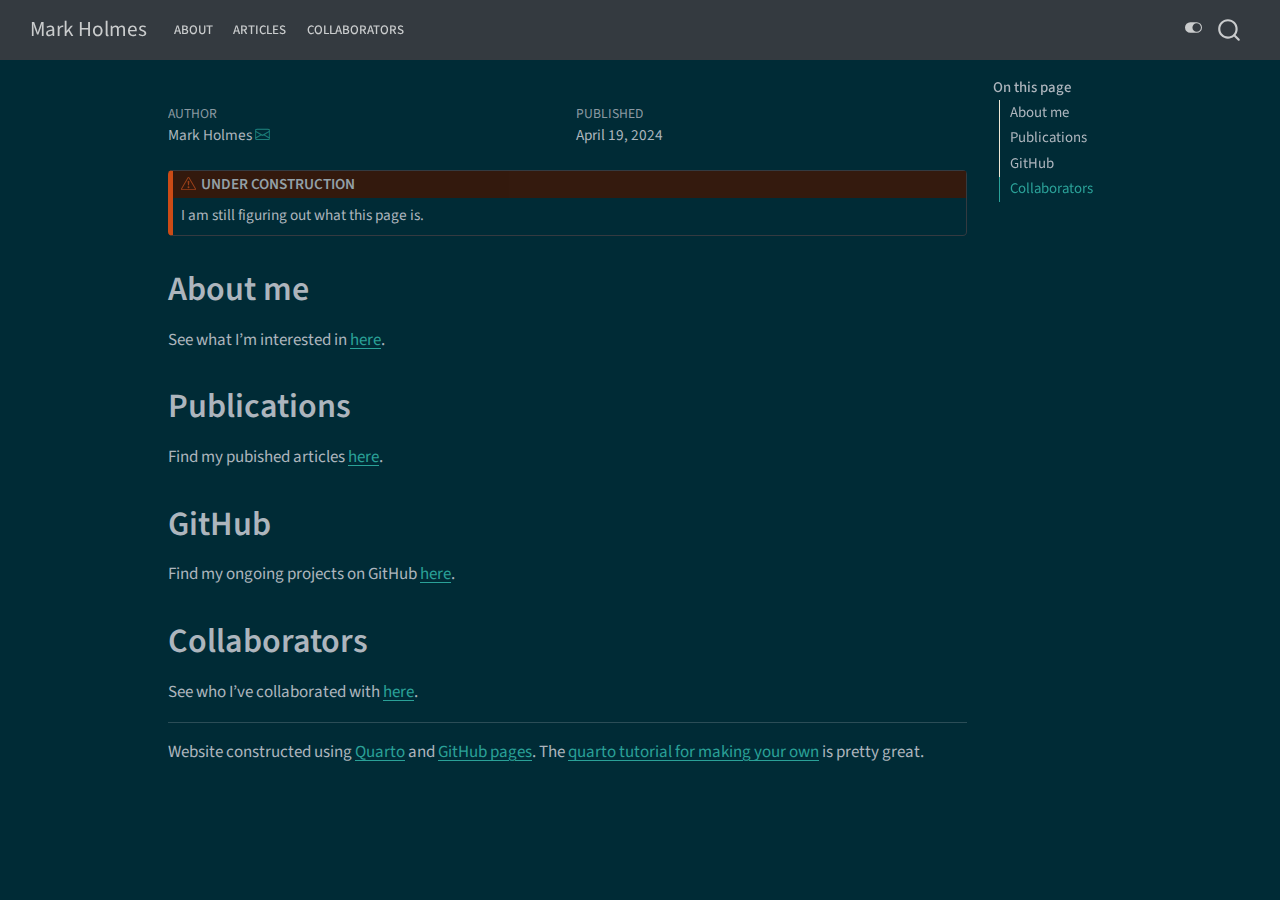
<file: docs/index.html>
<!DOCTYPE html>
<html xmlns="http://www.w3.org/1999/xhtml" lang="en" xml:lang="en"><head>

<meta charset="utf-8">
<meta name="generator" content="quarto-1.4.549">

<meta name="viewport" content="width=device-width, initial-scale=1.0, user-scalable=yes">

<meta name="author" content="Mark Holmes">
<meta name="dcterms.date" content="2024-04-19">

<title>Mark Holmes</title>
<style>
code{white-space: pre-wrap;}
span.smallcaps{font-variant: small-caps;}
div.columns{display: flex; gap: min(4vw, 1.5em);}
div.column{flex: auto; overflow-x: auto;}
div.hanging-indent{margin-left: 1.5em; text-indent: -1.5em;}
ul.task-list{list-style: none;}
ul.task-list li input[type="checkbox"] {
  width: 0.8em;
  margin: 0 0.8em 0.2em -1em; /* quarto-specific, see https://github.com/quarto-dev/quarto-cli/issues/4556 */ 
  vertical-align: middle;
}
</style>


<script src="site_libs/quarto-nav/quarto-nav.js"></script>
<script src="site_libs/quarto-nav/headroom.min.js"></script>
<script src="site_libs/clipboard/clipboard.min.js"></script>
<script src="site_libs/quarto-search/autocomplete.umd.js"></script>
<script src="site_libs/quarto-search/fuse.min.js"></script>
<script src="site_libs/quarto-search/quarto-search.js"></script>
<meta name="quarto:offset" content="./">
<script src="site_libs/quarto-html/quarto.js"></script>
<script src="site_libs/quarto-html/popper.min.js"></script>
<script src="site_libs/quarto-html/tippy.umd.min.js"></script>
<script src="site_libs/quarto-html/anchor.min.js"></script>
<link href="site_libs/quarto-html/tippy.css" rel="stylesheet">
<link href="site_libs/quarto-html/quarto-syntax-highlighting.css" rel="stylesheet" class="quarto-color-scheme" id="quarto-text-highlighting-styles">
<link href="site_libs/quarto-html/quarto-syntax-highlighting-dark.css" rel="stylesheet" class="quarto-color-scheme quarto-color-alternate" id="quarto-text-highlighting-styles">
<script src="site_libs/bootstrap/bootstrap.min.js"></script>
<link href="site_libs/bootstrap/bootstrap-icons.css" rel="stylesheet">
<link href="site_libs/bootstrap/bootstrap.min.css" rel="stylesheet" class="quarto-color-scheme" id="quarto-bootstrap" data-mode="light">
<link href="site_libs/bootstrap/bootstrap-dark.min.css" rel="stylesheet" class="quarto-color-scheme quarto-color-alternate" id="quarto-bootstrap" data-mode="dark">
<script id="quarto-search-options" type="application/json">{
  "location": "navbar",
  "copy-button": false,
  "collapse-after": 3,
  "panel-placement": "end",
  "type": "overlay",
  "limit": 50,
  "keyboard-shortcut": [
    "f",
    "/",
    "s"
  ],
  "show-item-context": false,
  "language": {
    "search-no-results-text": "No results",
    "search-matching-documents-text": "matching documents",
    "search-copy-link-title": "Copy link to search",
    "search-hide-matches-text": "Hide additional matches",
    "search-more-match-text": "more match in this document",
    "search-more-matches-text": "more matches in this document",
    "search-clear-button-title": "Clear",
    "search-text-placeholder": "",
    "search-detached-cancel-button-title": "Cancel",
    "search-submit-button-title": "Submit",
    "search-label": "Search"
  }
}</script>


<link rel="stylesheet" href="styles.css">
</head>

<body class="nav-fixed">

<div id="quarto-search-results"></div>
  <header id="quarto-header" class="headroom fixed-top">
    <nav class="navbar navbar-expand-lg " data-bs-theme="dark">
      <div class="navbar-container container-fluid">
      <div class="navbar-brand-container mx-auto">
    <a class="navbar-brand" href="./index.html">
    <span class="navbar-title">Mark Holmes</span>
    </a>
  </div>
            <div id="quarto-search" class="" title="Search"></div>
          <button class="navbar-toggler" type="button" data-bs-toggle="collapse" data-bs-target="#navbarCollapse" aria-controls="navbarCollapse" aria-expanded="false" aria-label="Toggle navigation" onclick="if (window.quartoToggleHeadroom) { window.quartoToggleHeadroom(); }">
  <span class="navbar-toggler-icon"></span>
</button>
          <div class="collapse navbar-collapse" id="navbarCollapse">
            <ul class="navbar-nav navbar-nav-scroll me-auto">
  <li class="nav-item">
    <a class="nav-link" href="./about.html"> 
<span class="menu-text">About</span></a>
  </li>  
  <li class="nav-item">
    <a class="nav-link" href="./articles.html"> 
<span class="menu-text">Articles</span></a>
  </li>  
  <li class="nav-item">
    <a class="nav-link" href="./collaborators.html"> 
<span class="menu-text">Collaborators</span></a>
  </li>  
</ul>
          </div> <!-- /navcollapse -->
          <div class="quarto-navbar-tools">
  <a href="" class="quarto-color-scheme-toggle quarto-navigation-tool  px-1" onclick="window.quartoToggleColorScheme(); return false;" title="Toggle dark mode"><i class="bi"></i></a>
</div>
      </div> <!-- /container-fluid -->
    </nav>
</header>
<!-- content -->
<div id="quarto-content" class="quarto-container page-columns page-rows-contents page-layout-article page-navbar">
<!-- sidebar -->
<!-- margin-sidebar -->
    <div id="quarto-margin-sidebar" class="sidebar margin-sidebar">
        <nav id="TOC" role="doc-toc" class="toc-active">
    <h2 id="toc-title">On this page</h2>
   
  <ul>
  <li><a href="#about-me" id="toc-about-me" class="nav-link active" data-scroll-target="#about-me">About me</a></li>
  <li><a href="#publications" id="toc-publications" class="nav-link" data-scroll-target="#publications">Publications</a></li>
  <li><a href="#github" id="toc-github" class="nav-link" data-scroll-target="#github">GitHub</a></li>
  <li><a href="#collaborators" id="toc-collaborators" class="nav-link" data-scroll-target="#collaborators">Collaborators</a></li>
  </ul>
</nav>
    </div>
<!-- main -->
<main class="content" id="quarto-document-content">

<header id="title-block-header" class="quarto-title-block default">
<div class="quarto-title">
</div>



<div class="quarto-title-meta">

    <div>
    <div class="quarto-title-meta-heading">Author</div>
    <div class="quarto-title-meta-contents">
             <p>Mark Holmes <a href="mailto:mark.j.holmes.95@gmail.com" class="quarto-title-author-email"><i class="bi bi-envelope"></i></a> </p>
          </div>
  </div>
    
    <div>
    <div class="quarto-title-meta-heading">Published</div>
    <div class="quarto-title-meta-contents">
      <p class="date">April 19, 2024</p>
    </div>
  </div>
  
    
  </div>
  


</header>


<div class="callout callout-style-default callout-warning callout-titled" title="UNDER CONSTRUCTION">
<div class="callout-header d-flex align-content-center">
<div class="callout-icon-container">
<i class="callout-icon"></i>
</div>
<div class="callout-title-container flex-fill">
UNDER CONSTRUCTION
</div>
</div>
<div class="callout-body-container callout-body">
<p>I am still figuring out what this page is.</p>
</div>
</div>
<section id="about-me" class="level1">
<h1>About me</h1>
<p>See what I’m interested in <a href="./about.html">here</a>.</p>
</section>
<section id="publications" class="level1">
<h1>Publications</h1>
<p>Find my pubished articles <a href="./articles.html">here</a>.</p>
</section>
<section id="github" class="level1">
<h1>GitHub</h1>
<p>Find my ongoing projects on GitHub <a href="https://github.com/markjholmes">here</a>.</p>
</section>
<section id="collaborators" class="level1">
<h1>Collaborators</h1>
<p>See who I’ve collaborated with <a href="./collaborators.html">here</a>.</p>
<hr>
<p>Website constructed using <a href="https://quarto.org/docs/websites">Quarto</a> and <a href="https://pages.github.com/">GitHub pages</a>. The <a href="https://quarto.org/docs/publishing/github-pages.html">quarto tutorial for making your own</a> is pretty great.</p>


</section>

</main> <!-- /main -->
<script id="quarto-html-after-body" type="application/javascript">
window.document.addEventListener("DOMContentLoaded", function (event) {
  const toggleBodyColorMode = (bsSheetEl) => {
    const mode = bsSheetEl.getAttribute("data-mode");
    const bodyEl = window.document.querySelector("body");
    if (mode === "dark") {
      bodyEl.classList.add("quarto-dark");
      bodyEl.classList.remove("quarto-light");
    } else {
      bodyEl.classList.add("quarto-light");
      bodyEl.classList.remove("quarto-dark");
    }
  }
  const toggleBodyColorPrimary = () => {
    const bsSheetEl = window.document.querySelector("link#quarto-bootstrap");
    if (bsSheetEl) {
      toggleBodyColorMode(bsSheetEl);
    }
  }
  toggleBodyColorPrimary();  
  const disableStylesheet = (stylesheets) => {
    for (let i=0; i < stylesheets.length; i++) {
      const stylesheet = stylesheets[i];
      stylesheet.rel = 'prefetch';
    }
  }
  const enableStylesheet = (stylesheets) => {
    for (let i=0; i < stylesheets.length; i++) {
      const stylesheet = stylesheets[i];
      stylesheet.rel = 'stylesheet';
    }
  }
  const manageTransitions = (selector, allowTransitions) => {
    const els = window.document.querySelectorAll(selector);
    for (let i=0; i < els.length; i++) {
      const el = els[i];
      if (allowTransitions) {
        el.classList.remove('notransition');
      } else {
        el.classList.add('notransition');
      }
    }
  }
  const toggleGiscusIfUsed = (isAlternate, darkModeDefault) => {
    const baseTheme = document.querySelector('#giscus-base-theme')?.value ?? 'light';
    const alternateTheme = document.querySelector('#giscus-alt-theme')?.value ?? 'dark';
    let newTheme = '';
    if(darkModeDefault) {
      newTheme = isAlternate ? baseTheme : alternateTheme;
    } else {
      newTheme = isAlternate ? alternateTheme : baseTheme;
    }
    const changeGiscusTheme = () => {
      // From: https://github.com/giscus/giscus/issues/336
      const sendMessage = (message) => {
        const iframe = document.querySelector('iframe.giscus-frame');
        if (!iframe) return;
        iframe.contentWindow.postMessage({ giscus: message }, 'https://giscus.app');
      }
      sendMessage({
        setConfig: {
          theme: newTheme
        }
      });
    }
    const isGiscussLoaded = window.document.querySelector('iframe.giscus-frame') !== null;
    if (isGiscussLoaded) {
      changeGiscusTheme();
    }
  }
  const toggleColorMode = (alternate) => {
    // Switch the stylesheets
    const alternateStylesheets = window.document.querySelectorAll('link.quarto-color-scheme.quarto-color-alternate');
    manageTransitions('#quarto-margin-sidebar .nav-link', false);
    if (alternate) {
      enableStylesheet(alternateStylesheets);
      for (const sheetNode of alternateStylesheets) {
        if (sheetNode.id === "quarto-bootstrap") {
          toggleBodyColorMode(sheetNode);
        }
      }
    } else {
      disableStylesheet(alternateStylesheets);
      toggleBodyColorPrimary();
    }
    manageTransitions('#quarto-margin-sidebar .nav-link', true);
    // Switch the toggles
    const toggles = window.document.querySelectorAll('.quarto-color-scheme-toggle');
    for (let i=0; i < toggles.length; i++) {
      const toggle = toggles[i];
      if (toggle) {
        if (alternate) {
          toggle.classList.add("alternate");     
        } else {
          toggle.classList.remove("alternate");
        }
      }
    }
    // Hack to workaround the fact that safari doesn't
    // properly recolor the scrollbar when toggling (#1455)
    if (navigator.userAgent.indexOf('Safari') > 0 && navigator.userAgent.indexOf('Chrome') == -1) {
      manageTransitions("body", false);
      window.scrollTo(0, 1);
      setTimeout(() => {
        window.scrollTo(0, 0);
        manageTransitions("body", true);
      }, 40);  
    }
  }
  const isFileUrl = () => { 
    return window.location.protocol === 'file:';
  }
  const hasAlternateSentinel = () => {  
    let styleSentinel = getColorSchemeSentinel();
    if (styleSentinel !== null) {
      return styleSentinel === "alternate";
    } else {
      return false;
    }
  }
  const setStyleSentinel = (alternate) => {
    const value = alternate ? "alternate" : "default";
    if (!isFileUrl()) {
      window.localStorage.setItem("quarto-color-scheme", value);
    } else {
      localAlternateSentinel = value;
    }
  }
  const getColorSchemeSentinel = () => {
    if (!isFileUrl()) {
      const storageValue = window.localStorage.getItem("quarto-color-scheme");
      return storageValue != null ? storageValue : localAlternateSentinel;
    } else {
      return localAlternateSentinel;
    }
  }
  const darkModeDefault = true;
  let localAlternateSentinel = darkModeDefault ? 'alternate' : 'default';
  // Dark / light mode switch
  window.quartoToggleColorScheme = () => {
    // Read the current dark / light value 
    let toAlternate = !hasAlternateSentinel();
    toggleColorMode(toAlternate);
    setStyleSentinel(toAlternate);
    toggleGiscusIfUsed(toAlternate, darkModeDefault);
  };
  // Ensure there is a toggle, if there isn't float one in the top right
  if (window.document.querySelector('.quarto-color-scheme-toggle') === null) {
    const a = window.document.createElement('a');
    a.classList.add('top-right');
    a.classList.add('quarto-color-scheme-toggle');
    a.href = "";
    a.onclick = function() { try { window.quartoToggleColorScheme(); } catch {} return false; };
    const i = window.document.createElement("i");
    i.classList.add('bi');
    a.appendChild(i);
    window.document.body.appendChild(a);
  }
  // Switch to dark mode if need be
  if (hasAlternateSentinel()) {
    toggleColorMode(true);
  } else {
    toggleColorMode(false);
  }
  const icon = "";
  const anchorJS = new window.AnchorJS();
  anchorJS.options = {
    placement: 'right',
    icon: icon
  };
  anchorJS.add('.anchored');
  const isCodeAnnotation = (el) => {
    for (const clz of el.classList) {
      if (clz.startsWith('code-annotation-')) {                     
        return true;
      }
    }
    return false;
  }
  const clipboard = new window.ClipboardJS('.code-copy-button', {
    text: function(trigger) {
      const codeEl = trigger.previousElementSibling.cloneNode(true);
      for (const childEl of codeEl.children) {
        if (isCodeAnnotation(childEl)) {
          childEl.remove();
        }
      }
      return codeEl.innerText;
    }
  });
  clipboard.on('success', function(e) {
    // button target
    const button = e.trigger;
    // don't keep focus
    button.blur();
    // flash "checked"
    button.classList.add('code-copy-button-checked');
    var currentTitle = button.getAttribute("title");
    button.setAttribute("title", "Copied!");
    let tooltip;
    if (window.bootstrap) {
      button.setAttribute("data-bs-toggle", "tooltip");
      button.setAttribute("data-bs-placement", "left");
      button.setAttribute("data-bs-title", "Copied!");
      tooltip = new bootstrap.Tooltip(button, 
        { trigger: "manual", 
          customClass: "code-copy-button-tooltip",
          offset: [0, -8]});
      tooltip.show();    
    }
    setTimeout(function() {
      if (tooltip) {
        tooltip.hide();
        button.removeAttribute("data-bs-title");
        button.removeAttribute("data-bs-toggle");
        button.removeAttribute("data-bs-placement");
      }
      button.setAttribute("title", currentTitle);
      button.classList.remove('code-copy-button-checked');
    }, 1000);
    // clear code selection
    e.clearSelection();
  });
  function tippyHover(el, contentFn, onTriggerFn, onUntriggerFn) {
    const config = {
      allowHTML: true,
      maxWidth: 500,
      delay: 100,
      arrow: false,
      appendTo: function(el) {
          return el.parentElement;
      },
      interactive: true,
      interactiveBorder: 10,
      theme: 'quarto',
      placement: 'bottom-start',
    };
    if (contentFn) {
      config.content = contentFn;
    }
    if (onTriggerFn) {
      config.onTrigger = onTriggerFn;
    }
    if (onUntriggerFn) {
      config.onUntrigger = onUntriggerFn;
    }
    window.tippy(el, config); 
  }
  const noterefs = window.document.querySelectorAll('a[role="doc-noteref"]');
  for (var i=0; i<noterefs.length; i++) {
    const ref = noterefs[i];
    tippyHover(ref, function() {
      // use id or data attribute instead here
      let href = ref.getAttribute('data-footnote-href') || ref.getAttribute('href');
      try { href = new URL(href).hash; } catch {}
      const id = href.replace(/^#\/?/, "");
      const note = window.document.getElementById(id);
      return note.innerHTML;
    });
  }
  const xrefs = window.document.querySelectorAll('a.quarto-xref');
  const processXRef = (id, note) => {
    // Strip column container classes
    const stripColumnClz = (el) => {
      el.classList.remove("page-full", "page-columns");
      if (el.children) {
        for (const child of el.children) {
          stripColumnClz(child);
        }
      }
    }
    stripColumnClz(note)
    if (id === null || id.startsWith('sec-')) {
      // Special case sections, only their first couple elements
      const container = document.createElement("div");
      if (note.children && note.children.length > 2) {
        container.appendChild(note.children[0].cloneNode(true));
        for (let i = 1; i < note.children.length; i++) {
          const child = note.children[i];
          if (child.tagName === "P" && child.innerText === "") {
            continue;
          } else {
            container.appendChild(child.cloneNode(true));
            break;
          }
        }
        if (window.Quarto?.typesetMath) {
          window.Quarto.typesetMath(container);
        }
        return container.innerHTML
      } else {
        if (window.Quarto?.typesetMath) {
          window.Quarto.typesetMath(note);
        }
        return note.innerHTML;
      }
    } else {
      // Remove any anchor links if they are present
      const anchorLink = note.querySelector('a.anchorjs-link');
      if (anchorLink) {
        anchorLink.remove();
      }
      if (window.Quarto?.typesetMath) {
        window.Quarto.typesetMath(note);
      }
      // TODO in 1.5, we should make sure this works without a callout special case
      if (note.classList.contains("callout")) {
        return note.outerHTML;
      } else {
        return note.innerHTML;
      }
    }
  }
  for (var i=0; i<xrefs.length; i++) {
    const xref = xrefs[i];
    tippyHover(xref, undefined, function(instance) {
      instance.disable();
      let url = xref.getAttribute('href');
      let hash = undefined; 
      if (url.startsWith('#')) {
        hash = url;
      } else {
        try { hash = new URL(url).hash; } catch {}
      }
      if (hash) {
        const id = hash.replace(/^#\/?/, "");
        const note = window.document.getElementById(id);
        if (note !== null) {
          try {
            const html = processXRef(id, note.cloneNode(true));
            instance.setContent(html);
          } finally {
            instance.enable();
            instance.show();
          }
        } else {
          // See if we can fetch this
          fetch(url.split('#')[0])
          .then(res => res.text())
          .then(html => {
            const parser = new DOMParser();
            const htmlDoc = parser.parseFromString(html, "text/html");
            const note = htmlDoc.getElementById(id);
            if (note !== null) {
              const html = processXRef(id, note);
              instance.setContent(html);
            } 
          }).finally(() => {
            instance.enable();
            instance.show();
          });
        }
      } else {
        // See if we can fetch a full url (with no hash to target)
        // This is a special case and we should probably do some content thinning / targeting
        fetch(url)
        .then(res => res.text())
        .then(html => {
          const parser = new DOMParser();
          const htmlDoc = parser.parseFromString(html, "text/html");
          const note = htmlDoc.querySelector('main.content');
          if (note !== null) {
            // This should only happen for chapter cross references
            // (since there is no id in the URL)
            // remove the first header
            if (note.children.length > 0 && note.children[0].tagName === "HEADER") {
              note.children[0].remove();
            }
            const html = processXRef(null, note);
            instance.setContent(html);
          } 
        }).finally(() => {
          instance.enable();
          instance.show();
        });
      }
    }, function(instance) {
    });
  }
      let selectedAnnoteEl;
      const selectorForAnnotation = ( cell, annotation) => {
        let cellAttr = 'data-code-cell="' + cell + '"';
        let lineAttr = 'data-code-annotation="' +  annotation + '"';
        const selector = 'span[' + cellAttr + '][' + lineAttr + ']';
        return selector;
      }
      const selectCodeLines = (annoteEl) => {
        const doc = window.document;
        const targetCell = annoteEl.getAttribute("data-target-cell");
        const targetAnnotation = annoteEl.getAttribute("data-target-annotation");
        const annoteSpan = window.document.querySelector(selectorForAnnotation(targetCell, targetAnnotation));
        const lines = annoteSpan.getAttribute("data-code-lines").split(",");
        const lineIds = lines.map((line) => {
          return targetCell + "-" + line;
        })
        let top = null;
        let height = null;
        let parent = null;
        if (lineIds.length > 0) {
            //compute the position of the single el (top and bottom and make a div)
            const el = window.document.getElementById(lineIds[0]);
            top = el.offsetTop;
            height = el.offsetHeight;
            parent = el.parentElement.parentElement;
          if (lineIds.length > 1) {
            const lastEl = window.document.getElementById(lineIds[lineIds.length - 1]);
            const bottom = lastEl.offsetTop + lastEl.offsetHeight;
            height = bottom - top;
          }
          if (top !== null && height !== null && parent !== null) {
            // cook up a div (if necessary) and position it 
            let div = window.document.getElementById("code-annotation-line-highlight");
            if (div === null) {
              div = window.document.createElement("div");
              div.setAttribute("id", "code-annotation-line-highlight");
              div.style.position = 'absolute';
              parent.appendChild(div);
            }
            div.style.top = top - 2 + "px";
            div.style.height = height + 4 + "px";
            div.style.left = 0;
            let gutterDiv = window.document.getElementById("code-annotation-line-highlight-gutter");
            if (gutterDiv === null) {
              gutterDiv = window.document.createElement("div");
              gutterDiv.setAttribute("id", "code-annotation-line-highlight-gutter");
              gutterDiv.style.position = 'absolute';
              const codeCell = window.document.getElementById(targetCell);
              const gutter = codeCell.querySelector('.code-annotation-gutter');
              gutter.appendChild(gutterDiv);
            }
            gutterDiv.style.top = top - 2 + "px";
            gutterDiv.style.height = height + 4 + "px";
          }
          selectedAnnoteEl = annoteEl;
        }
      };
      const unselectCodeLines = () => {
        const elementsIds = ["code-annotation-line-highlight", "code-annotation-line-highlight-gutter"];
        elementsIds.forEach((elId) => {
          const div = window.document.getElementById(elId);
          if (div) {
            div.remove();
          }
        });
        selectedAnnoteEl = undefined;
      };
        // Handle positioning of the toggle
    window.addEventListener(
      "resize",
      throttle(() => {
        elRect = undefined;
        if (selectedAnnoteEl) {
          selectCodeLines(selectedAnnoteEl);
        }
      }, 10)
    );
    function throttle(fn, ms) {
    let throttle = false;
    let timer;
      return (...args) => {
        if(!throttle) { // first call gets through
            fn.apply(this, args);
            throttle = true;
        } else { // all the others get throttled
            if(timer) clearTimeout(timer); // cancel #2
            timer = setTimeout(() => {
              fn.apply(this, args);
              timer = throttle = false;
            }, ms);
        }
      };
    }
      // Attach click handler to the DT
      const annoteDls = window.document.querySelectorAll('dt[data-target-cell]');
      for (const annoteDlNode of annoteDls) {
        annoteDlNode.addEventListener('click', (event) => {
          const clickedEl = event.target;
          if (clickedEl !== selectedAnnoteEl) {
            unselectCodeLines();
            const activeEl = window.document.querySelector('dt[data-target-cell].code-annotation-active');
            if (activeEl) {
              activeEl.classList.remove('code-annotation-active');
            }
            selectCodeLines(clickedEl);
            clickedEl.classList.add('code-annotation-active');
          } else {
            // Unselect the line
            unselectCodeLines();
            clickedEl.classList.remove('code-annotation-active');
          }
        });
      }
  const findCites = (el) => {
    const parentEl = el.parentElement;
    if (parentEl) {
      const cites = parentEl.dataset.cites;
      if (cites) {
        return {
          el,
          cites: cites.split(' ')
        };
      } else {
        return findCites(el.parentElement)
      }
    } else {
      return undefined;
    }
  };
  var bibliorefs = window.document.querySelectorAll('a[role="doc-biblioref"]');
  for (var i=0; i<bibliorefs.length; i++) {
    const ref = bibliorefs[i];
    const citeInfo = findCites(ref);
    if (citeInfo) {
      tippyHover(citeInfo.el, function() {
        var popup = window.document.createElement('div');
        citeInfo.cites.forEach(function(cite) {
          var citeDiv = window.document.createElement('div');
          citeDiv.classList.add('hanging-indent');
          citeDiv.classList.add('csl-entry');
          var biblioDiv = window.document.getElementById('ref-' + cite);
          if (biblioDiv) {
            citeDiv.innerHTML = biblioDiv.innerHTML;
          }
          popup.appendChild(citeDiv);
        });
        return popup.innerHTML;
      });
    }
  }
});
</script>
</div> <!-- /content -->




</body></html>
</file>
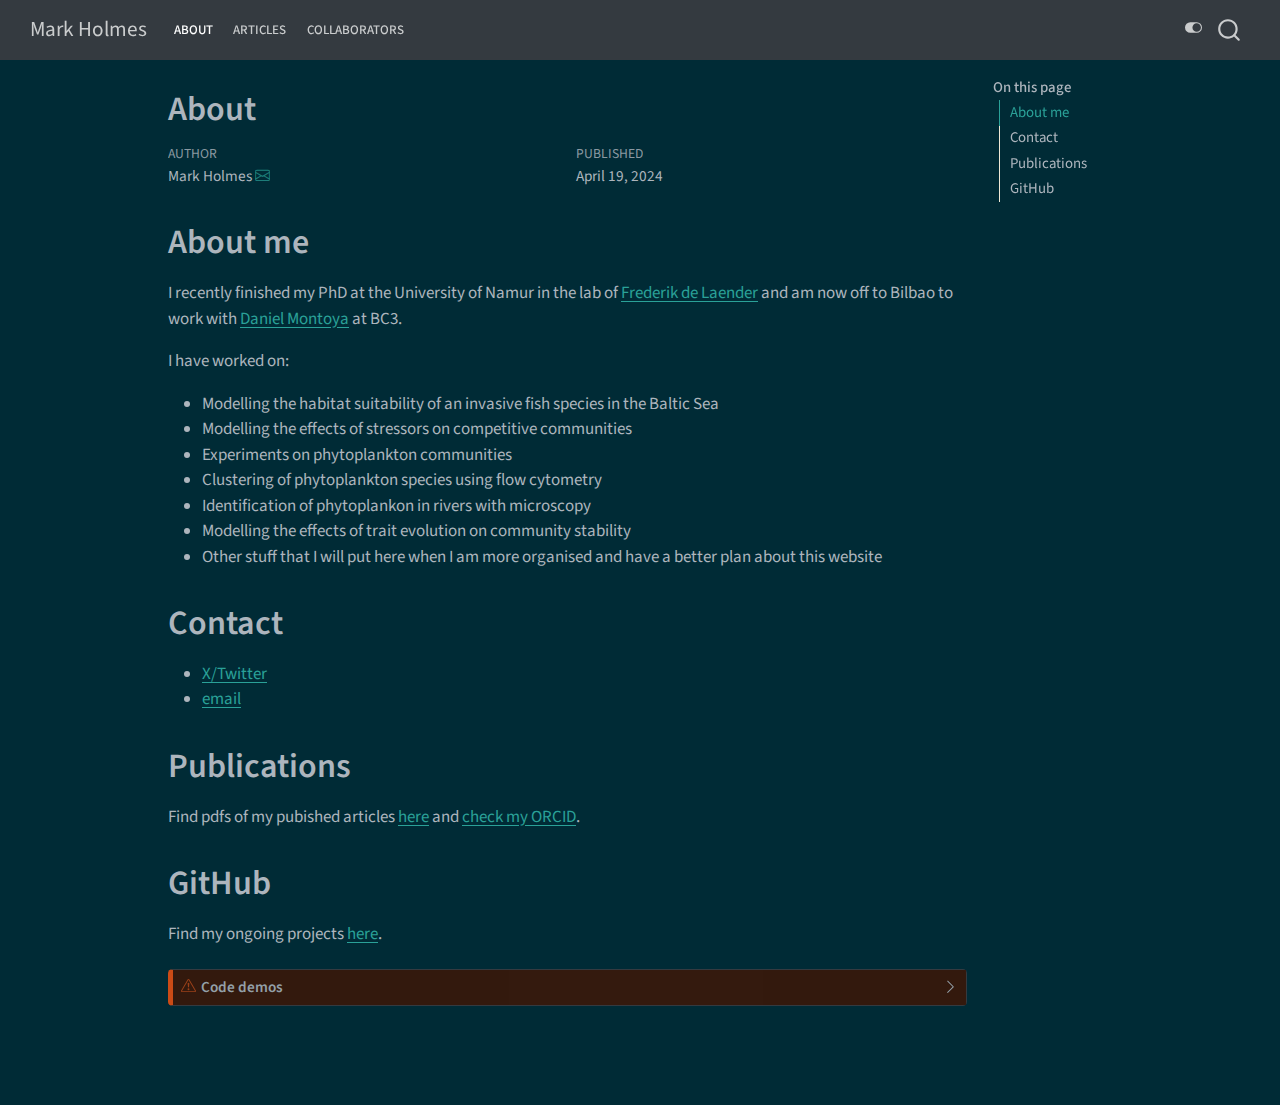
<file: docs/about.html>
<!DOCTYPE html>
<html xmlns="http://www.w3.org/1999/xhtml" lang="en" xml:lang="en"><head>

<meta charset="utf-8">
<meta name="generator" content="quarto-1.4.549">

<meta name="viewport" content="width=device-width, initial-scale=1.0, user-scalable=yes">

<meta name="author" content="Mark Holmes">
<meta name="dcterms.date" content="2024-04-19">

<title>Mark Holmes - About</title>
<style>
code{white-space: pre-wrap;}
span.smallcaps{font-variant: small-caps;}
div.columns{display: flex; gap: min(4vw, 1.5em);}
div.column{flex: auto; overflow-x: auto;}
div.hanging-indent{margin-left: 1.5em; text-indent: -1.5em;}
ul.task-list{list-style: none;}
ul.task-list li input[type="checkbox"] {
  width: 0.8em;
  margin: 0 0.8em 0.2em -1em; /* quarto-specific, see https://github.com/quarto-dev/quarto-cli/issues/4556 */ 
  vertical-align: middle;
}
</style>


<script src="site_libs/quarto-nav/quarto-nav.js"></script>
<script src="site_libs/quarto-nav/headroom.min.js"></script>
<script src="site_libs/clipboard/clipboard.min.js"></script>
<script src="site_libs/quarto-search/autocomplete.umd.js"></script>
<script src="site_libs/quarto-search/fuse.min.js"></script>
<script src="site_libs/quarto-search/quarto-search.js"></script>
<meta name="quarto:offset" content="./">
<script src="site_libs/quarto-html/quarto.js"></script>
<script src="site_libs/quarto-html/popper.min.js"></script>
<script src="site_libs/quarto-html/tippy.umd.min.js"></script>
<script src="site_libs/quarto-html/anchor.min.js"></script>
<link href="site_libs/quarto-html/tippy.css" rel="stylesheet">
<link href="site_libs/quarto-html/quarto-syntax-highlighting.css" rel="stylesheet" class="quarto-color-scheme" id="quarto-text-highlighting-styles">
<link href="site_libs/quarto-html/quarto-syntax-highlighting-dark.css" rel="stylesheet" class="quarto-color-scheme quarto-color-alternate" id="quarto-text-highlighting-styles">
<script src="site_libs/bootstrap/bootstrap.min.js"></script>
<link href="site_libs/bootstrap/bootstrap-icons.css" rel="stylesheet">
<link href="site_libs/bootstrap/bootstrap.min.css" rel="stylesheet" class="quarto-color-scheme" id="quarto-bootstrap" data-mode="light">
<link href="site_libs/bootstrap/bootstrap-dark.min.css" rel="stylesheet" class="quarto-color-scheme quarto-color-alternate" id="quarto-bootstrap" data-mode="dark">
<script id="quarto-search-options" type="application/json">{
  "location": "navbar",
  "copy-button": false,
  "collapse-after": 3,
  "panel-placement": "end",
  "type": "overlay",
  "limit": 50,
  "keyboard-shortcut": [
    "f",
    "/",
    "s"
  ],
  "show-item-context": false,
  "language": {
    "search-no-results-text": "No results",
    "search-matching-documents-text": "matching documents",
    "search-copy-link-title": "Copy link to search",
    "search-hide-matches-text": "Hide additional matches",
    "search-more-match-text": "more match in this document",
    "search-more-matches-text": "more matches in this document",
    "search-clear-button-title": "Clear",
    "search-text-placeholder": "",
    "search-detached-cancel-button-title": "Cancel",
    "search-submit-button-title": "Submit",
    "search-label": "Search"
  }
}</script>


<link rel="stylesheet" href="styles.css">
</head>

<body class="nav-fixed">

<div id="quarto-search-results"></div>
  <header id="quarto-header" class="headroom fixed-top">
    <nav class="navbar navbar-expand-lg " data-bs-theme="dark">
      <div class="navbar-container container-fluid">
      <div class="navbar-brand-container mx-auto">
    <a class="navbar-brand" href="./index.html">
    <span class="navbar-title">Mark Holmes</span>
    </a>
  </div>
            <div id="quarto-search" class="" title="Search"></div>
          <button class="navbar-toggler" type="button" data-bs-toggle="collapse" data-bs-target="#navbarCollapse" aria-controls="navbarCollapse" aria-expanded="false" aria-label="Toggle navigation" onclick="if (window.quartoToggleHeadroom) { window.quartoToggleHeadroom(); }">
  <span class="navbar-toggler-icon"></span>
</button>
          <div class="collapse navbar-collapse" id="navbarCollapse">
            <ul class="navbar-nav navbar-nav-scroll me-auto">
  <li class="nav-item">
    <a class="nav-link active" href="./about.html" aria-current="page"> 
<span class="menu-text">About</span></a>
  </li>  
  <li class="nav-item">
    <a class="nav-link" href="./articles.html"> 
<span class="menu-text">Articles</span></a>
  </li>  
  <li class="nav-item">
    <a class="nav-link" href="./collaborators.html"> 
<span class="menu-text">Collaborators</span></a>
  </li>  
</ul>
          </div> <!-- /navcollapse -->
          <div class="quarto-navbar-tools">
  <a href="" class="quarto-color-scheme-toggle quarto-navigation-tool  px-1" onclick="window.quartoToggleColorScheme(); return false;" title="Toggle dark mode"><i class="bi"></i></a>
</div>
      </div> <!-- /container-fluid -->
    </nav>
</header>
<!-- content -->
<div id="quarto-content" class="quarto-container page-columns page-rows-contents page-layout-article page-navbar">
<!-- sidebar -->
<!-- margin-sidebar -->
    <div id="quarto-margin-sidebar" class="sidebar margin-sidebar">
        <nav id="TOC" role="doc-toc" class="toc-active">
    <h2 id="toc-title">On this page</h2>
   
  <ul>
  <li><a href="#about-me" id="toc-about-me" class="nav-link active" data-scroll-target="#about-me">About me</a></li>
  <li><a href="#contact" id="toc-contact" class="nav-link" data-scroll-target="#contact">Contact</a></li>
  <li><a href="#publications" id="toc-publications" class="nav-link" data-scroll-target="#publications">Publications</a></li>
  <li><a href="#github" id="toc-github" class="nav-link" data-scroll-target="#github">GitHub</a></li>
  </ul>
</nav>
    </div>
<!-- main -->
<main class="content" id="quarto-document-content">

<header id="title-block-header" class="quarto-title-block default">
<div class="quarto-title">
<h1 class="title">About</h1>
</div>



<div class="quarto-title-meta">

    <div>
    <div class="quarto-title-meta-heading">Author</div>
    <div class="quarto-title-meta-contents">
             <p>Mark Holmes <a href="mailto:mark.j.holmes.95@gmail.com" class="quarto-title-author-email"><i class="bi bi-envelope"></i></a> </p>
          </div>
  </div>
    
    <div>
    <div class="quarto-title-meta-heading">Published</div>
    <div class="quarto-title-meta-contents">
      <p class="date">April 19, 2024</p>
    </div>
  </div>
  
    
  </div>
  


</header>


<section id="about-me" class="level1">
<h1>About me</h1>
<p>I recently finished my PhD at the University of Namur in the lab of <a href="https://eccology.eu/">Frederik de Laender</a> and am now off to Bilbao to work with <a href="https://danielmontoyalab.com/">Daniel Montoya</a> at BC3.</p>
<p>I have worked on:</p>
<ul>
<li>Modelling the habitat suitability of an invasive fish species in the Baltic Sea</li>
<li>Modelling the effects of stressors on competitive communities</li>
<li>Experiments on phytoplankton communities</li>
<li>Clustering of phytoplankton species using flow cytometry</li>
<li>Identification of phytoplankon in rivers with microscopy</li>
<li>Modelling the effects of trait evolution on community stability</li>
<li>Other stuff that I will put here when I am more organised and have a better plan about this website</li>
</ul>
</section>
<section id="contact" class="level1">
<h1>Contact</h1>
<ul>
<li><a href="https://twitter.com/sciencey_mark">X/Twitter</a></li>
<li><a href="mailto:mark.j.holmes.95@gmail.com">email</a></li>
</ul>
</section>
<section id="publications" class="level1">
<h1>Publications</h1>
<p>Find pdfs of my pubished articles <a href="./articles.html">here</a> and <a href="https://orcid.org/0000-0002-0273-0483">check my ORCID</a>.</p>
</section>
<section id="github" class="level1">
<h1>GitHub</h1>
<p>Find my ongoing projects <a href="https://github.com/markjholmes">here</a>.</p>
<div class="callout callout-style-default callout-warning callout-titled" title="Code demos">
<div class="callout-header d-flex align-content-center" data-bs-toggle="collapse" data-bs-target=".callout-1-contents" aria-controls="callout-1" aria-expanded="false" aria-label="Toggle callout">
<div class="callout-icon-container">
<i class="callout-icon"></i>
</div>
<div class="callout-title-container flex-fill">
Code demos
</div>
<div class="callout-btn-toggle d-inline-block border-0 py-1 ps-1 pe-0 float-end"><i class="callout-toggle"></i></div>
</div>
<div id="callout-1" class="callout-1-contents callout-collapse collapse">
<div class="callout-body-container callout-body">
<p>Warning: these do nothing yet I am still figuring out websites.</p>
<p>Some demos below:</p>
<ul>
<li><a href="./julia-demo.html">Julia demo</a></li>
<li><a href="./r-demo.html">R demo</a></li>
</ul>
</div>
</div>
</div>


</section>

</main> <!-- /main -->
<script id="quarto-html-after-body" type="application/javascript">
window.document.addEventListener("DOMContentLoaded", function (event) {
  const toggleBodyColorMode = (bsSheetEl) => {
    const mode = bsSheetEl.getAttribute("data-mode");
    const bodyEl = window.document.querySelector("body");
    if (mode === "dark") {
      bodyEl.classList.add("quarto-dark");
      bodyEl.classList.remove("quarto-light");
    } else {
      bodyEl.classList.add("quarto-light");
      bodyEl.classList.remove("quarto-dark");
    }
  }
  const toggleBodyColorPrimary = () => {
    const bsSheetEl = window.document.querySelector("link#quarto-bootstrap");
    if (bsSheetEl) {
      toggleBodyColorMode(bsSheetEl);
    }
  }
  toggleBodyColorPrimary();  
  const disableStylesheet = (stylesheets) => {
    for (let i=0; i < stylesheets.length; i++) {
      const stylesheet = stylesheets[i];
      stylesheet.rel = 'prefetch';
    }
  }
  const enableStylesheet = (stylesheets) => {
    for (let i=0; i < stylesheets.length; i++) {
      const stylesheet = stylesheets[i];
      stylesheet.rel = 'stylesheet';
    }
  }
  const manageTransitions = (selector, allowTransitions) => {
    const els = window.document.querySelectorAll(selector);
    for (let i=0; i < els.length; i++) {
      const el = els[i];
      if (allowTransitions) {
        el.classList.remove('notransition');
      } else {
        el.classList.add('notransition');
      }
    }
  }
  const toggleGiscusIfUsed = (isAlternate, darkModeDefault) => {
    const baseTheme = document.querySelector('#giscus-base-theme')?.value ?? 'light';
    const alternateTheme = document.querySelector('#giscus-alt-theme')?.value ?? 'dark';
    let newTheme = '';
    if(darkModeDefault) {
      newTheme = isAlternate ? baseTheme : alternateTheme;
    } else {
      newTheme = isAlternate ? alternateTheme : baseTheme;
    }
    const changeGiscusTheme = () => {
      // From: https://github.com/giscus/giscus/issues/336
      const sendMessage = (message) => {
        const iframe = document.querySelector('iframe.giscus-frame');
        if (!iframe) return;
        iframe.contentWindow.postMessage({ giscus: message }, 'https://giscus.app');
      }
      sendMessage({
        setConfig: {
          theme: newTheme
        }
      });
    }
    const isGiscussLoaded = window.document.querySelector('iframe.giscus-frame') !== null;
    if (isGiscussLoaded) {
      changeGiscusTheme();
    }
  }
  const toggleColorMode = (alternate) => {
    // Switch the stylesheets
    const alternateStylesheets = window.document.querySelectorAll('link.quarto-color-scheme.quarto-color-alternate');
    manageTransitions('#quarto-margin-sidebar .nav-link', false);
    if (alternate) {
      enableStylesheet(alternateStylesheets);
      for (const sheetNode of alternateStylesheets) {
        if (sheetNode.id === "quarto-bootstrap") {
          toggleBodyColorMode(sheetNode);
        }
      }
    } else {
      disableStylesheet(alternateStylesheets);
      toggleBodyColorPrimary();
    }
    manageTransitions('#quarto-margin-sidebar .nav-link', true);
    // Switch the toggles
    const toggles = window.document.querySelectorAll('.quarto-color-scheme-toggle');
    for (let i=0; i < toggles.length; i++) {
      const toggle = toggles[i];
      if (toggle) {
        if (alternate) {
          toggle.classList.add("alternate");     
        } else {
          toggle.classList.remove("alternate");
        }
      }
    }
    // Hack to workaround the fact that safari doesn't
    // properly recolor the scrollbar when toggling (#1455)
    if (navigator.userAgent.indexOf('Safari') > 0 && navigator.userAgent.indexOf('Chrome') == -1) {
      manageTransitions("body", false);
      window.scrollTo(0, 1);
      setTimeout(() => {
        window.scrollTo(0, 0);
        manageTransitions("body", true);
      }, 40);  
    }
  }
  const isFileUrl = () => { 
    return window.location.protocol === 'file:';
  }
  const hasAlternateSentinel = () => {  
    let styleSentinel = getColorSchemeSentinel();
    if (styleSentinel !== null) {
      return styleSentinel === "alternate";
    } else {
      return false;
    }
  }
  const setStyleSentinel = (alternate) => {
    const value = alternate ? "alternate" : "default";
    if (!isFileUrl()) {
      window.localStorage.setItem("quarto-color-scheme", value);
    } else {
      localAlternateSentinel = value;
    }
  }
  const getColorSchemeSentinel = () => {
    if (!isFileUrl()) {
      const storageValue = window.localStorage.getItem("quarto-color-scheme");
      return storageValue != null ? storageValue : localAlternateSentinel;
    } else {
      return localAlternateSentinel;
    }
  }
  const darkModeDefault = true;
  let localAlternateSentinel = darkModeDefault ? 'alternate' : 'default';
  // Dark / light mode switch
  window.quartoToggleColorScheme = () => {
    // Read the current dark / light value 
    let toAlternate = !hasAlternateSentinel();
    toggleColorMode(toAlternate);
    setStyleSentinel(toAlternate);
    toggleGiscusIfUsed(toAlternate, darkModeDefault);
  };
  // Ensure there is a toggle, if there isn't float one in the top right
  if (window.document.querySelector('.quarto-color-scheme-toggle') === null) {
    const a = window.document.createElement('a');
    a.classList.add('top-right');
    a.classList.add('quarto-color-scheme-toggle');
    a.href = "";
    a.onclick = function() { try { window.quartoToggleColorScheme(); } catch {} return false; };
    const i = window.document.createElement("i");
    i.classList.add('bi');
    a.appendChild(i);
    window.document.body.appendChild(a);
  }
  // Switch to dark mode if need be
  if (hasAlternateSentinel()) {
    toggleColorMode(true);
  } else {
    toggleColorMode(false);
  }
  const icon = "";
  const anchorJS = new window.AnchorJS();
  anchorJS.options = {
    placement: 'right',
    icon: icon
  };
  anchorJS.add('.anchored');
  const isCodeAnnotation = (el) => {
    for (const clz of el.classList) {
      if (clz.startsWith('code-annotation-')) {                     
        return true;
      }
    }
    return false;
  }
  const clipboard = new window.ClipboardJS('.code-copy-button', {
    text: function(trigger) {
      const codeEl = trigger.previousElementSibling.cloneNode(true);
      for (const childEl of codeEl.children) {
        if (isCodeAnnotation(childEl)) {
          childEl.remove();
        }
      }
      return codeEl.innerText;
    }
  });
  clipboard.on('success', function(e) {
    // button target
    const button = e.trigger;
    // don't keep focus
    button.blur();
    // flash "checked"
    button.classList.add('code-copy-button-checked');
    var currentTitle = button.getAttribute("title");
    button.setAttribute("title", "Copied!");
    let tooltip;
    if (window.bootstrap) {
      button.setAttribute("data-bs-toggle", "tooltip");
      button.setAttribute("data-bs-placement", "left");
      button.setAttribute("data-bs-title", "Copied!");
      tooltip = new bootstrap.Tooltip(button, 
        { trigger: "manual", 
          customClass: "code-copy-button-tooltip",
          offset: [0, -8]});
      tooltip.show();    
    }
    setTimeout(function() {
      if (tooltip) {
        tooltip.hide();
        button.removeAttribute("data-bs-title");
        button.removeAttribute("data-bs-toggle");
        button.removeAttribute("data-bs-placement");
      }
      button.setAttribute("title", currentTitle);
      button.classList.remove('code-copy-button-checked');
    }, 1000);
    // clear code selection
    e.clearSelection();
  });
  function tippyHover(el, contentFn, onTriggerFn, onUntriggerFn) {
    const config = {
      allowHTML: true,
      maxWidth: 500,
      delay: 100,
      arrow: false,
      appendTo: function(el) {
          return el.parentElement;
      },
      interactive: true,
      interactiveBorder: 10,
      theme: 'quarto',
      placement: 'bottom-start',
    };
    if (contentFn) {
      config.content = contentFn;
    }
    if (onTriggerFn) {
      config.onTrigger = onTriggerFn;
    }
    if (onUntriggerFn) {
      config.onUntrigger = onUntriggerFn;
    }
    window.tippy(el, config); 
  }
  const noterefs = window.document.querySelectorAll('a[role="doc-noteref"]');
  for (var i=0; i<noterefs.length; i++) {
    const ref = noterefs[i];
    tippyHover(ref, function() {
      // use id or data attribute instead here
      let href = ref.getAttribute('data-footnote-href') || ref.getAttribute('href');
      try { href = new URL(href).hash; } catch {}
      const id = href.replace(/^#\/?/, "");
      const note = window.document.getElementById(id);
      return note.innerHTML;
    });
  }
  const xrefs = window.document.querySelectorAll('a.quarto-xref');
  const processXRef = (id, note) => {
    // Strip column container classes
    const stripColumnClz = (el) => {
      el.classList.remove("page-full", "page-columns");
      if (el.children) {
        for (const child of el.children) {
          stripColumnClz(child);
        }
      }
    }
    stripColumnClz(note)
    if (id === null || id.startsWith('sec-')) {
      // Special case sections, only their first couple elements
      const container = document.createElement("div");
      if (note.children && note.children.length > 2) {
        container.appendChild(note.children[0].cloneNode(true));
        for (let i = 1; i < note.children.length; i++) {
          const child = note.children[i];
          if (child.tagName === "P" && child.innerText === "") {
            continue;
          } else {
            container.appendChild(child.cloneNode(true));
            break;
          }
        }
        if (window.Quarto?.typesetMath) {
          window.Quarto.typesetMath(container);
        }
        return container.innerHTML
      } else {
        if (window.Quarto?.typesetMath) {
          window.Quarto.typesetMath(note);
        }
        return note.innerHTML;
      }
    } else {
      // Remove any anchor links if they are present
      const anchorLink = note.querySelector('a.anchorjs-link');
      if (anchorLink) {
        anchorLink.remove();
      }
      if (window.Quarto?.typesetMath) {
        window.Quarto.typesetMath(note);
      }
      // TODO in 1.5, we should make sure this works without a callout special case
      if (note.classList.contains("callout")) {
        return note.outerHTML;
      } else {
        return note.innerHTML;
      }
    }
  }
  for (var i=0; i<xrefs.length; i++) {
    const xref = xrefs[i];
    tippyHover(xref, undefined, function(instance) {
      instance.disable();
      let url = xref.getAttribute('href');
      let hash = undefined; 
      if (url.startsWith('#')) {
        hash = url;
      } else {
        try { hash = new URL(url).hash; } catch {}
      }
      if (hash) {
        const id = hash.replace(/^#\/?/, "");
        const note = window.document.getElementById(id);
        if (note !== null) {
          try {
            const html = processXRef(id, note.cloneNode(true));
            instance.setContent(html);
          } finally {
            instance.enable();
            instance.show();
          }
        } else {
          // See if we can fetch this
          fetch(url.split('#')[0])
          .then(res => res.text())
          .then(html => {
            const parser = new DOMParser();
            const htmlDoc = parser.parseFromString(html, "text/html");
            const note = htmlDoc.getElementById(id);
            if (note !== null) {
              const html = processXRef(id, note);
              instance.setContent(html);
            } 
          }).finally(() => {
            instance.enable();
            instance.show();
          });
        }
      } else {
        // See if we can fetch a full url (with no hash to target)
        // This is a special case and we should probably do some content thinning / targeting
        fetch(url)
        .then(res => res.text())
        .then(html => {
          const parser = new DOMParser();
          const htmlDoc = parser.parseFromString(html, "text/html");
          const note = htmlDoc.querySelector('main.content');
          if (note !== null) {
            // This should only happen for chapter cross references
            // (since there is no id in the URL)
            // remove the first header
            if (note.children.length > 0 && note.children[0].tagName === "HEADER") {
              note.children[0].remove();
            }
            const html = processXRef(null, note);
            instance.setContent(html);
          } 
        }).finally(() => {
          instance.enable();
          instance.show();
        });
      }
    }, function(instance) {
    });
  }
      let selectedAnnoteEl;
      const selectorForAnnotation = ( cell, annotation) => {
        let cellAttr = 'data-code-cell="' + cell + '"';
        let lineAttr = 'data-code-annotation="' +  annotation + '"';
        const selector = 'span[' + cellAttr + '][' + lineAttr + ']';
        return selector;
      }
      const selectCodeLines = (annoteEl) => {
        const doc = window.document;
        const targetCell = annoteEl.getAttribute("data-target-cell");
        const targetAnnotation = annoteEl.getAttribute("data-target-annotation");
        const annoteSpan = window.document.querySelector(selectorForAnnotation(targetCell, targetAnnotation));
        const lines = annoteSpan.getAttribute("data-code-lines").split(",");
        const lineIds = lines.map((line) => {
          return targetCell + "-" + line;
        })
        let top = null;
        let height = null;
        let parent = null;
        if (lineIds.length > 0) {
            //compute the position of the single el (top and bottom and make a div)
            const el = window.document.getElementById(lineIds[0]);
            top = el.offsetTop;
            height = el.offsetHeight;
            parent = el.parentElement.parentElement;
          if (lineIds.length > 1) {
            const lastEl = window.document.getElementById(lineIds[lineIds.length - 1]);
            const bottom = lastEl.offsetTop + lastEl.offsetHeight;
            height = bottom - top;
          }
          if (top !== null && height !== null && parent !== null) {
            // cook up a div (if necessary) and position it 
            let div = window.document.getElementById("code-annotation-line-highlight");
            if (div === null) {
              div = window.document.createElement("div");
              div.setAttribute("id", "code-annotation-line-highlight");
              div.style.position = 'absolute';
              parent.appendChild(div);
            }
            div.style.top = top - 2 + "px";
            div.style.height = height + 4 + "px";
            div.style.left = 0;
            let gutterDiv = window.document.getElementById("code-annotation-line-highlight-gutter");
            if (gutterDiv === null) {
              gutterDiv = window.document.createElement("div");
              gutterDiv.setAttribute("id", "code-annotation-line-highlight-gutter");
              gutterDiv.style.position = 'absolute';
              const codeCell = window.document.getElementById(targetCell);
              const gutter = codeCell.querySelector('.code-annotation-gutter');
              gutter.appendChild(gutterDiv);
            }
            gutterDiv.style.top = top - 2 + "px";
            gutterDiv.style.height = height + 4 + "px";
          }
          selectedAnnoteEl = annoteEl;
        }
      };
      const unselectCodeLines = () => {
        const elementsIds = ["code-annotation-line-highlight", "code-annotation-line-highlight-gutter"];
        elementsIds.forEach((elId) => {
          const div = window.document.getElementById(elId);
          if (div) {
            div.remove();
          }
        });
        selectedAnnoteEl = undefined;
      };
        // Handle positioning of the toggle
    window.addEventListener(
      "resize",
      throttle(() => {
        elRect = undefined;
        if (selectedAnnoteEl) {
          selectCodeLines(selectedAnnoteEl);
        }
      }, 10)
    );
    function throttle(fn, ms) {
    let throttle = false;
    let timer;
      return (...args) => {
        if(!throttle) { // first call gets through
            fn.apply(this, args);
            throttle = true;
        } else { // all the others get throttled
            if(timer) clearTimeout(timer); // cancel #2
            timer = setTimeout(() => {
              fn.apply(this, args);
              timer = throttle = false;
            }, ms);
        }
      };
    }
      // Attach click handler to the DT
      const annoteDls = window.document.querySelectorAll('dt[data-target-cell]');
      for (const annoteDlNode of annoteDls) {
        annoteDlNode.addEventListener('click', (event) => {
          const clickedEl = event.target;
          if (clickedEl !== selectedAnnoteEl) {
            unselectCodeLines();
            const activeEl = window.document.querySelector('dt[data-target-cell].code-annotation-active');
            if (activeEl) {
              activeEl.classList.remove('code-annotation-active');
            }
            selectCodeLines(clickedEl);
            clickedEl.classList.add('code-annotation-active');
          } else {
            // Unselect the line
            unselectCodeLines();
            clickedEl.classList.remove('code-annotation-active');
          }
        });
      }
  const findCites = (el) => {
    const parentEl = el.parentElement;
    if (parentEl) {
      const cites = parentEl.dataset.cites;
      if (cites) {
        return {
          el,
          cites: cites.split(' ')
        };
      } else {
        return findCites(el.parentElement)
      }
    } else {
      return undefined;
    }
  };
  var bibliorefs = window.document.querySelectorAll('a[role="doc-biblioref"]');
  for (var i=0; i<bibliorefs.length; i++) {
    const ref = bibliorefs[i];
    const citeInfo = findCites(ref);
    if (citeInfo) {
      tippyHover(citeInfo.el, function() {
        var popup = window.document.createElement('div');
        citeInfo.cites.forEach(function(cite) {
          var citeDiv = window.document.createElement('div');
          citeDiv.classList.add('hanging-indent');
          citeDiv.classList.add('csl-entry');
          var biblioDiv = window.document.getElementById('ref-' + cite);
          if (biblioDiv) {
            citeDiv.innerHTML = biblioDiv.innerHTML;
          }
          popup.appendChild(citeDiv);
        });
        return popup.innerHTML;
      });
    }
  }
});
</script>
</div> <!-- /content -->




</body></html>
</file>
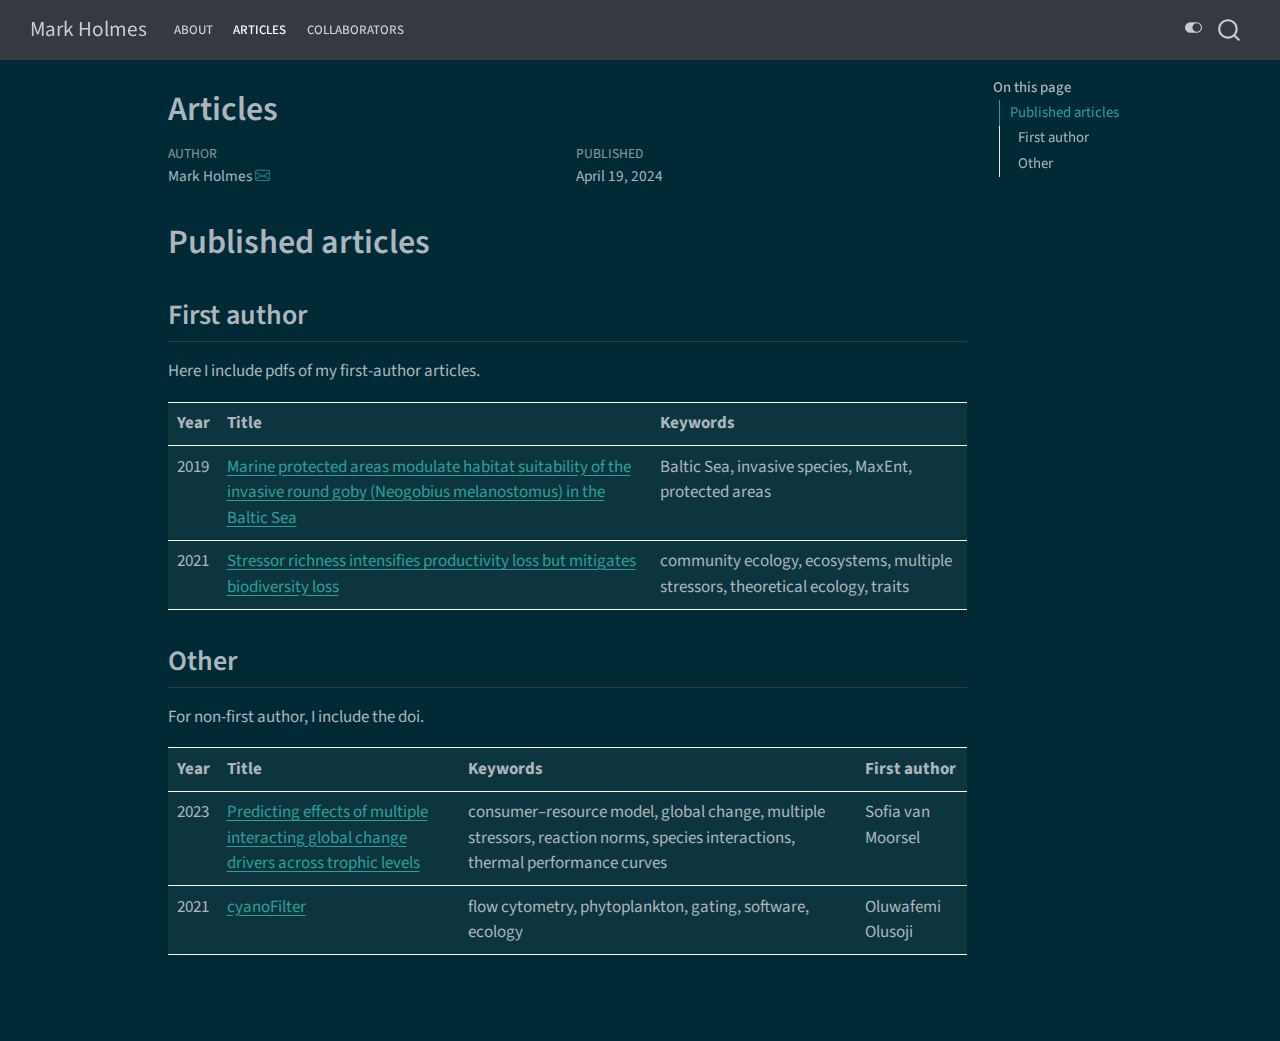
<file: docs/articles.html>
<!DOCTYPE html>
<html xmlns="http://www.w3.org/1999/xhtml" lang="en" xml:lang="en"><head>

<meta charset="utf-8">
<meta name="generator" content="quarto-1.4.549">

<meta name="viewport" content="width=device-width, initial-scale=1.0, user-scalable=yes">

<meta name="author" content="Mark Holmes">
<meta name="dcterms.date" content="2024-04-19">

<title>Mark Holmes - Articles</title>
<style>
code{white-space: pre-wrap;}
span.smallcaps{font-variant: small-caps;}
div.columns{display: flex; gap: min(4vw, 1.5em);}
div.column{flex: auto; overflow-x: auto;}
div.hanging-indent{margin-left: 1.5em; text-indent: -1.5em;}
ul.task-list{list-style: none;}
ul.task-list li input[type="checkbox"] {
  width: 0.8em;
  margin: 0 0.8em 0.2em -1em; /* quarto-specific, see https://github.com/quarto-dev/quarto-cli/issues/4556 */ 
  vertical-align: middle;
}
</style>


<script src="site_libs/quarto-nav/quarto-nav.js"></script>
<script src="site_libs/quarto-nav/headroom.min.js"></script>
<script src="site_libs/clipboard/clipboard.min.js"></script>
<script src="site_libs/quarto-search/autocomplete.umd.js"></script>
<script src="site_libs/quarto-search/fuse.min.js"></script>
<script src="site_libs/quarto-search/quarto-search.js"></script>
<meta name="quarto:offset" content="./">
<script src="site_libs/quarto-html/quarto.js"></script>
<script src="site_libs/quarto-html/popper.min.js"></script>
<script src="site_libs/quarto-html/tippy.umd.min.js"></script>
<script src="site_libs/quarto-html/anchor.min.js"></script>
<link href="site_libs/quarto-html/tippy.css" rel="stylesheet">
<link href="site_libs/quarto-html/quarto-syntax-highlighting.css" rel="stylesheet" class="quarto-color-scheme" id="quarto-text-highlighting-styles">
<link href="site_libs/quarto-html/quarto-syntax-highlighting-dark.css" rel="stylesheet" class="quarto-color-scheme quarto-color-alternate" id="quarto-text-highlighting-styles">
<script src="site_libs/bootstrap/bootstrap.min.js"></script>
<link href="site_libs/bootstrap/bootstrap-icons.css" rel="stylesheet">
<link href="site_libs/bootstrap/bootstrap.min.css" rel="stylesheet" class="quarto-color-scheme" id="quarto-bootstrap" data-mode="light">
<link href="site_libs/bootstrap/bootstrap-dark.min.css" rel="stylesheet" class="quarto-color-scheme quarto-color-alternate" id="quarto-bootstrap" data-mode="dark">
<script id="quarto-search-options" type="application/json">{
  "location": "navbar",
  "copy-button": false,
  "collapse-after": 3,
  "panel-placement": "end",
  "type": "overlay",
  "limit": 50,
  "keyboard-shortcut": [
    "f",
    "/",
    "s"
  ],
  "show-item-context": false,
  "language": {
    "search-no-results-text": "No results",
    "search-matching-documents-text": "matching documents",
    "search-copy-link-title": "Copy link to search",
    "search-hide-matches-text": "Hide additional matches",
    "search-more-match-text": "more match in this document",
    "search-more-matches-text": "more matches in this document",
    "search-clear-button-title": "Clear",
    "search-text-placeholder": "",
    "search-detached-cancel-button-title": "Cancel",
    "search-submit-button-title": "Submit",
    "search-label": "Search"
  }
}</script>


<link rel="stylesheet" href="styles.css">
</head>

<body class="nav-fixed">

<div id="quarto-search-results"></div>
  <header id="quarto-header" class="headroom fixed-top">
    <nav class="navbar navbar-expand-lg " data-bs-theme="dark">
      <div class="navbar-container container-fluid">
      <div class="navbar-brand-container mx-auto">
    <a class="navbar-brand" href="./index.html">
    <span class="navbar-title">Mark Holmes</span>
    </a>
  </div>
            <div id="quarto-search" class="" title="Search"></div>
          <button class="navbar-toggler" type="button" data-bs-toggle="collapse" data-bs-target="#navbarCollapse" aria-controls="navbarCollapse" aria-expanded="false" aria-label="Toggle navigation" onclick="if (window.quartoToggleHeadroom) { window.quartoToggleHeadroom(); }">
  <span class="navbar-toggler-icon"></span>
</button>
          <div class="collapse navbar-collapse" id="navbarCollapse">
            <ul class="navbar-nav navbar-nav-scroll me-auto">
  <li class="nav-item">
    <a class="nav-link" href="./about.html"> 
<span class="menu-text">About</span></a>
  </li>  
  <li class="nav-item">
    <a class="nav-link active" href="./articles.html" aria-current="page"> 
<span class="menu-text">Articles</span></a>
  </li>  
  <li class="nav-item">
    <a class="nav-link" href="./collaborators.html"> 
<span class="menu-text">Collaborators</span></a>
  </li>  
</ul>
          </div> <!-- /navcollapse -->
          <div class="quarto-navbar-tools">
  <a href="" class="quarto-color-scheme-toggle quarto-navigation-tool  px-1" onclick="window.quartoToggleColorScheme(); return false;" title="Toggle dark mode"><i class="bi"></i></a>
</div>
      </div> <!-- /container-fluid -->
    </nav>
</header>
<!-- content -->
<div id="quarto-content" class="quarto-container page-columns page-rows-contents page-layout-article page-navbar">
<!-- sidebar -->
<!-- margin-sidebar -->
    <div id="quarto-margin-sidebar" class="sidebar margin-sidebar">
        <nav id="TOC" role="doc-toc" class="toc-active">
    <h2 id="toc-title">On this page</h2>
   
  <ul>
  <li><a href="#published-articles" id="toc-published-articles" class="nav-link active" data-scroll-target="#published-articles">Published articles</a>
  <ul class="collapse">
  <li><a href="#first-author" id="toc-first-author" class="nav-link" data-scroll-target="#first-author">First author</a></li>
  <li><a href="#other" id="toc-other" class="nav-link" data-scroll-target="#other">Other</a></li>
  </ul></li>
  </ul>
</nav>
    </div>
<!-- main -->
<main class="content" id="quarto-document-content">

<header id="title-block-header" class="quarto-title-block default">
<div class="quarto-title">
<h1 class="title">Articles</h1>
</div>



<div class="quarto-title-meta">

    <div>
    <div class="quarto-title-meta-heading">Author</div>
    <div class="quarto-title-meta-contents">
             <p>Mark Holmes <a href="mailto:mark.j.holmes.95@gmail.com" class="quarto-title-author-email"><i class="bi bi-envelope"></i></a> </p>
          </div>
  </div>
    
    <div>
    <div class="quarto-title-meta-heading">Published</div>
    <div class="quarto-title-meta-contents">
      <p class="date">April 19, 2024</p>
    </div>
  </div>
  
    
  </div>
  


</header>


<section id="published-articles" class="level1">
<h1>Published articles</h1>
<section id="first-author" class="level2">
<h2 class="anchored" data-anchor-id="first-author">First author</h2>
<p>Here I include pdfs of my first-author articles.</p>
<table class="table">
<thead>
<tr class="header">
<th>Year</th>
<th>Title</th>
<th>Keywords</th>
</tr>
</thead>
<tbody>
<tr class="odd">
<td>2019</td>
<td><a href="articles/Holmes et al_2019_Marine protected areas modulate habitat suitability of the invasive round goby.pdf">Marine protected areas modulate habitat suitability of the invasive round goby (Neogobius melanostomus) in the Baltic Sea</a></td>
<td>Baltic Sea, invasive species, MaxEnt, protected areas</td>
</tr>
<tr class="even">
<td>2021</td>
<td><a href="articles/Holmes et al_2021_Stressor richness intensifies productivity loss but mitigates biodiversity loss.pdf">Stressor richness intensifies productivity loss but mitigates biodiversity loss</a></td>
<td>community ecology, ecosystems, multiple stressors, theoretical ecology, traits</td>
</tr>
</tbody>
</table>
</section>
<section id="other" class="level2">
<h2 class="anchored" data-anchor-id="other">Other</h2>
<p>For non-first author, I include the doi.</p>
<table class="table">
<thead>
<tr class="header">
<th>Year</th>
<th>Title</th>
<th>Keywords</th>
<th>First author</th>
</tr>
</thead>
<tbody>
<tr class="odd">
<td>2023</td>
<td><a href="https://doi.org/10.1111/gcb.16548">Predicting effects of multiple interacting global change drivers across trophic levels</a></td>
<td>consumer–resource model, global change, multiple stressors, reaction norms, species interactions, thermal performance curves</td>
<td>Sofia van Moorsel</td>
</tr>
<tr class="even">
<td>2021</td>
<td><a href="https://doi.org/10.1016/j.ecolmodel.2021.109743">cyanoFilter</a></td>
<td>flow cytometry, phytoplankton, gating, software, ecology</td>
<td>Oluwafemi Olusoji</td>
</tr>
</tbody>
</table>


</section>
</section>

</main> <!-- /main -->
<script id="quarto-html-after-body" type="application/javascript">
window.document.addEventListener("DOMContentLoaded", function (event) {
  const toggleBodyColorMode = (bsSheetEl) => {
    const mode = bsSheetEl.getAttribute("data-mode");
    const bodyEl = window.document.querySelector("body");
    if (mode === "dark") {
      bodyEl.classList.add("quarto-dark");
      bodyEl.classList.remove("quarto-light");
    } else {
      bodyEl.classList.add("quarto-light");
      bodyEl.classList.remove("quarto-dark");
    }
  }
  const toggleBodyColorPrimary = () => {
    const bsSheetEl = window.document.querySelector("link#quarto-bootstrap");
    if (bsSheetEl) {
      toggleBodyColorMode(bsSheetEl);
    }
  }
  toggleBodyColorPrimary();  
  const disableStylesheet = (stylesheets) => {
    for (let i=0; i < stylesheets.length; i++) {
      const stylesheet = stylesheets[i];
      stylesheet.rel = 'prefetch';
    }
  }
  const enableStylesheet = (stylesheets) => {
    for (let i=0; i < stylesheets.length; i++) {
      const stylesheet = stylesheets[i];
      stylesheet.rel = 'stylesheet';
    }
  }
  const manageTransitions = (selector, allowTransitions) => {
    const els = window.document.querySelectorAll(selector);
    for (let i=0; i < els.length; i++) {
      const el = els[i];
      if (allowTransitions) {
        el.classList.remove('notransition');
      } else {
        el.classList.add('notransition');
      }
    }
  }
  const toggleGiscusIfUsed = (isAlternate, darkModeDefault) => {
    const baseTheme = document.querySelector('#giscus-base-theme')?.value ?? 'light';
    const alternateTheme = document.querySelector('#giscus-alt-theme')?.value ?? 'dark';
    let newTheme = '';
    if(darkModeDefault) {
      newTheme = isAlternate ? baseTheme : alternateTheme;
    } else {
      newTheme = isAlternate ? alternateTheme : baseTheme;
    }
    const changeGiscusTheme = () => {
      // From: https://github.com/giscus/giscus/issues/336
      const sendMessage = (message) => {
        const iframe = document.querySelector('iframe.giscus-frame');
        if (!iframe) return;
        iframe.contentWindow.postMessage({ giscus: message }, 'https://giscus.app');
      }
      sendMessage({
        setConfig: {
          theme: newTheme
        }
      });
    }
    const isGiscussLoaded = window.document.querySelector('iframe.giscus-frame') !== null;
    if (isGiscussLoaded) {
      changeGiscusTheme();
    }
  }
  const toggleColorMode = (alternate) => {
    // Switch the stylesheets
    const alternateStylesheets = window.document.querySelectorAll('link.quarto-color-scheme.quarto-color-alternate');
    manageTransitions('#quarto-margin-sidebar .nav-link', false);
    if (alternate) {
      enableStylesheet(alternateStylesheets);
      for (const sheetNode of alternateStylesheets) {
        if (sheetNode.id === "quarto-bootstrap") {
          toggleBodyColorMode(sheetNode);
        }
      }
    } else {
      disableStylesheet(alternateStylesheets);
      toggleBodyColorPrimary();
    }
    manageTransitions('#quarto-margin-sidebar .nav-link', true);
    // Switch the toggles
    const toggles = window.document.querySelectorAll('.quarto-color-scheme-toggle');
    for (let i=0; i < toggles.length; i++) {
      const toggle = toggles[i];
      if (toggle) {
        if (alternate) {
          toggle.classList.add("alternate");     
        } else {
          toggle.classList.remove("alternate");
        }
      }
    }
    // Hack to workaround the fact that safari doesn't
    // properly recolor the scrollbar when toggling (#1455)
    if (navigator.userAgent.indexOf('Safari') > 0 && navigator.userAgent.indexOf('Chrome') == -1) {
      manageTransitions("body", false);
      window.scrollTo(0, 1);
      setTimeout(() => {
        window.scrollTo(0, 0);
        manageTransitions("body", true);
      }, 40);  
    }
  }
  const isFileUrl = () => { 
    return window.location.protocol === 'file:';
  }
  const hasAlternateSentinel = () => {  
    let styleSentinel = getColorSchemeSentinel();
    if (styleSentinel !== null) {
      return styleSentinel === "alternate";
    } else {
      return false;
    }
  }
  const setStyleSentinel = (alternate) => {
    const value = alternate ? "alternate" : "default";
    if (!isFileUrl()) {
      window.localStorage.setItem("quarto-color-scheme", value);
    } else {
      localAlternateSentinel = value;
    }
  }
  const getColorSchemeSentinel = () => {
    if (!isFileUrl()) {
      const storageValue = window.localStorage.getItem("quarto-color-scheme");
      return storageValue != null ? storageValue : localAlternateSentinel;
    } else {
      return localAlternateSentinel;
    }
  }
  const darkModeDefault = true;
  let localAlternateSentinel = darkModeDefault ? 'alternate' : 'default';
  // Dark / light mode switch
  window.quartoToggleColorScheme = () => {
    // Read the current dark / light value 
    let toAlternate = !hasAlternateSentinel();
    toggleColorMode(toAlternate);
    setStyleSentinel(toAlternate);
    toggleGiscusIfUsed(toAlternate, darkModeDefault);
  };
  // Ensure there is a toggle, if there isn't float one in the top right
  if (window.document.querySelector('.quarto-color-scheme-toggle') === null) {
    const a = window.document.createElement('a');
    a.classList.add('top-right');
    a.classList.add('quarto-color-scheme-toggle');
    a.href = "";
    a.onclick = function() { try { window.quartoToggleColorScheme(); } catch {} return false; };
    const i = window.document.createElement("i");
    i.classList.add('bi');
    a.appendChild(i);
    window.document.body.appendChild(a);
  }
  // Switch to dark mode if need be
  if (hasAlternateSentinel()) {
    toggleColorMode(true);
  } else {
    toggleColorMode(false);
  }
  const icon = "";
  const anchorJS = new window.AnchorJS();
  anchorJS.options = {
    placement: 'right',
    icon: icon
  };
  anchorJS.add('.anchored');
  const isCodeAnnotation = (el) => {
    for (const clz of el.classList) {
      if (clz.startsWith('code-annotation-')) {                     
        return true;
      }
    }
    return false;
  }
  const clipboard = new window.ClipboardJS('.code-copy-button', {
    text: function(trigger) {
      const codeEl = trigger.previousElementSibling.cloneNode(true);
      for (const childEl of codeEl.children) {
        if (isCodeAnnotation(childEl)) {
          childEl.remove();
        }
      }
      return codeEl.innerText;
    }
  });
  clipboard.on('success', function(e) {
    // button target
    const button = e.trigger;
    // don't keep focus
    button.blur();
    // flash "checked"
    button.classList.add('code-copy-button-checked');
    var currentTitle = button.getAttribute("title");
    button.setAttribute("title", "Copied!");
    let tooltip;
    if (window.bootstrap) {
      button.setAttribute("data-bs-toggle", "tooltip");
      button.setAttribute("data-bs-placement", "left");
      button.setAttribute("data-bs-title", "Copied!");
      tooltip = new bootstrap.Tooltip(button, 
        { trigger: "manual", 
          customClass: "code-copy-button-tooltip",
          offset: [0, -8]});
      tooltip.show();    
    }
    setTimeout(function() {
      if (tooltip) {
        tooltip.hide();
        button.removeAttribute("data-bs-title");
        button.removeAttribute("data-bs-toggle");
        button.removeAttribute("data-bs-placement");
      }
      button.setAttribute("title", currentTitle);
      button.classList.remove('code-copy-button-checked');
    }, 1000);
    // clear code selection
    e.clearSelection();
  });
  function tippyHover(el, contentFn, onTriggerFn, onUntriggerFn) {
    const config = {
      allowHTML: true,
      maxWidth: 500,
      delay: 100,
      arrow: false,
      appendTo: function(el) {
          return el.parentElement;
      },
      interactive: true,
      interactiveBorder: 10,
      theme: 'quarto',
      placement: 'bottom-start',
    };
    if (contentFn) {
      config.content = contentFn;
    }
    if (onTriggerFn) {
      config.onTrigger = onTriggerFn;
    }
    if (onUntriggerFn) {
      config.onUntrigger = onUntriggerFn;
    }
    window.tippy(el, config); 
  }
  const noterefs = window.document.querySelectorAll('a[role="doc-noteref"]');
  for (var i=0; i<noterefs.length; i++) {
    const ref = noterefs[i];
    tippyHover(ref, function() {
      // use id or data attribute instead here
      let href = ref.getAttribute('data-footnote-href') || ref.getAttribute('href');
      try { href = new URL(href).hash; } catch {}
      const id = href.replace(/^#\/?/, "");
      const note = window.document.getElementById(id);
      return note.innerHTML;
    });
  }
  const xrefs = window.document.querySelectorAll('a.quarto-xref');
  const processXRef = (id, note) => {
    // Strip column container classes
    const stripColumnClz = (el) => {
      el.classList.remove("page-full", "page-columns");
      if (el.children) {
        for (const child of el.children) {
          stripColumnClz(child);
        }
      }
    }
    stripColumnClz(note)
    if (id === null || id.startsWith('sec-')) {
      // Special case sections, only their first couple elements
      const container = document.createElement("div");
      if (note.children && note.children.length > 2) {
        container.appendChild(note.children[0].cloneNode(true));
        for (let i = 1; i < note.children.length; i++) {
          const child = note.children[i];
          if (child.tagName === "P" && child.innerText === "") {
            continue;
          } else {
            container.appendChild(child.cloneNode(true));
            break;
          }
        }
        if (window.Quarto?.typesetMath) {
          window.Quarto.typesetMath(container);
        }
        return container.innerHTML
      } else {
        if (window.Quarto?.typesetMath) {
          window.Quarto.typesetMath(note);
        }
        return note.innerHTML;
      }
    } else {
      // Remove any anchor links if they are present
      const anchorLink = note.querySelector('a.anchorjs-link');
      if (anchorLink) {
        anchorLink.remove();
      }
      if (window.Quarto?.typesetMath) {
        window.Quarto.typesetMath(note);
      }
      // TODO in 1.5, we should make sure this works without a callout special case
      if (note.classList.contains("callout")) {
        return note.outerHTML;
      } else {
        return note.innerHTML;
      }
    }
  }
  for (var i=0; i<xrefs.length; i++) {
    const xref = xrefs[i];
    tippyHover(xref, undefined, function(instance) {
      instance.disable();
      let url = xref.getAttribute('href');
      let hash = undefined; 
      if (url.startsWith('#')) {
        hash = url;
      } else {
        try { hash = new URL(url).hash; } catch {}
      }
      if (hash) {
        const id = hash.replace(/^#\/?/, "");
        const note = window.document.getElementById(id);
        if (note !== null) {
          try {
            const html = processXRef(id, note.cloneNode(true));
            instance.setContent(html);
          } finally {
            instance.enable();
            instance.show();
          }
        } else {
          // See if we can fetch this
          fetch(url.split('#')[0])
          .then(res => res.text())
          .then(html => {
            const parser = new DOMParser();
            const htmlDoc = parser.parseFromString(html, "text/html");
            const note = htmlDoc.getElementById(id);
            if (note !== null) {
              const html = processXRef(id, note);
              instance.setContent(html);
            } 
          }).finally(() => {
            instance.enable();
            instance.show();
          });
        }
      } else {
        // See if we can fetch a full url (with no hash to target)
        // This is a special case and we should probably do some content thinning / targeting
        fetch(url)
        .then(res => res.text())
        .then(html => {
          const parser = new DOMParser();
          const htmlDoc = parser.parseFromString(html, "text/html");
          const note = htmlDoc.querySelector('main.content');
          if (note !== null) {
            // This should only happen for chapter cross references
            // (since there is no id in the URL)
            // remove the first header
            if (note.children.length > 0 && note.children[0].tagName === "HEADER") {
              note.children[0].remove();
            }
            const html = processXRef(null, note);
            instance.setContent(html);
          } 
        }).finally(() => {
          instance.enable();
          instance.show();
        });
      }
    }, function(instance) {
    });
  }
      let selectedAnnoteEl;
      const selectorForAnnotation = ( cell, annotation) => {
        let cellAttr = 'data-code-cell="' + cell + '"';
        let lineAttr = 'data-code-annotation="' +  annotation + '"';
        const selector = 'span[' + cellAttr + '][' + lineAttr + ']';
        return selector;
      }
      const selectCodeLines = (annoteEl) => {
        const doc = window.document;
        const targetCell = annoteEl.getAttribute("data-target-cell");
        const targetAnnotation = annoteEl.getAttribute("data-target-annotation");
        const annoteSpan = window.document.querySelector(selectorForAnnotation(targetCell, targetAnnotation));
        const lines = annoteSpan.getAttribute("data-code-lines").split(",");
        const lineIds = lines.map((line) => {
          return targetCell + "-" + line;
        })
        let top = null;
        let height = null;
        let parent = null;
        if (lineIds.length > 0) {
            //compute the position of the single el (top and bottom and make a div)
            const el = window.document.getElementById(lineIds[0]);
            top = el.offsetTop;
            height = el.offsetHeight;
            parent = el.parentElement.parentElement;
          if (lineIds.length > 1) {
            const lastEl = window.document.getElementById(lineIds[lineIds.length - 1]);
            const bottom = lastEl.offsetTop + lastEl.offsetHeight;
            height = bottom - top;
          }
          if (top !== null && height !== null && parent !== null) {
            // cook up a div (if necessary) and position it 
            let div = window.document.getElementById("code-annotation-line-highlight");
            if (div === null) {
              div = window.document.createElement("div");
              div.setAttribute("id", "code-annotation-line-highlight");
              div.style.position = 'absolute';
              parent.appendChild(div);
            }
            div.style.top = top - 2 + "px";
            div.style.height = height + 4 + "px";
            div.style.left = 0;
            let gutterDiv = window.document.getElementById("code-annotation-line-highlight-gutter");
            if (gutterDiv === null) {
              gutterDiv = window.document.createElement("div");
              gutterDiv.setAttribute("id", "code-annotation-line-highlight-gutter");
              gutterDiv.style.position = 'absolute';
              const codeCell = window.document.getElementById(targetCell);
              const gutter = codeCell.querySelector('.code-annotation-gutter');
              gutter.appendChild(gutterDiv);
            }
            gutterDiv.style.top = top - 2 + "px";
            gutterDiv.style.height = height + 4 + "px";
          }
          selectedAnnoteEl = annoteEl;
        }
      };
      const unselectCodeLines = () => {
        const elementsIds = ["code-annotation-line-highlight", "code-annotation-line-highlight-gutter"];
        elementsIds.forEach((elId) => {
          const div = window.document.getElementById(elId);
          if (div) {
            div.remove();
          }
        });
        selectedAnnoteEl = undefined;
      };
        // Handle positioning of the toggle
    window.addEventListener(
      "resize",
      throttle(() => {
        elRect = undefined;
        if (selectedAnnoteEl) {
          selectCodeLines(selectedAnnoteEl);
        }
      }, 10)
    );
    function throttle(fn, ms) {
    let throttle = false;
    let timer;
      return (...args) => {
        if(!throttle) { // first call gets through
            fn.apply(this, args);
            throttle = true;
        } else { // all the others get throttled
            if(timer) clearTimeout(timer); // cancel #2
            timer = setTimeout(() => {
              fn.apply(this, args);
              timer = throttle = false;
            }, ms);
        }
      };
    }
      // Attach click handler to the DT
      const annoteDls = window.document.querySelectorAll('dt[data-target-cell]');
      for (const annoteDlNode of annoteDls) {
        annoteDlNode.addEventListener('click', (event) => {
          const clickedEl = event.target;
          if (clickedEl !== selectedAnnoteEl) {
            unselectCodeLines();
            const activeEl = window.document.querySelector('dt[data-target-cell].code-annotation-active');
            if (activeEl) {
              activeEl.classList.remove('code-annotation-active');
            }
            selectCodeLines(clickedEl);
            clickedEl.classList.add('code-annotation-active');
          } else {
            // Unselect the line
            unselectCodeLines();
            clickedEl.classList.remove('code-annotation-active');
          }
        });
      }
  const findCites = (el) => {
    const parentEl = el.parentElement;
    if (parentEl) {
      const cites = parentEl.dataset.cites;
      if (cites) {
        return {
          el,
          cites: cites.split(' ')
        };
      } else {
        return findCites(el.parentElement)
      }
    } else {
      return undefined;
    }
  };
  var bibliorefs = window.document.querySelectorAll('a[role="doc-biblioref"]');
  for (var i=0; i<bibliorefs.length; i++) {
    const ref = bibliorefs[i];
    const citeInfo = findCites(ref);
    if (citeInfo) {
      tippyHover(citeInfo.el, function() {
        var popup = window.document.createElement('div');
        citeInfo.cites.forEach(function(cite) {
          var citeDiv = window.document.createElement('div');
          citeDiv.classList.add('hanging-indent');
          citeDiv.classList.add('csl-entry');
          var biblioDiv = window.document.getElementById('ref-' + cite);
          if (biblioDiv) {
            citeDiv.innerHTML = biblioDiv.innerHTML;
          }
          popup.appendChild(citeDiv);
        });
        return popup.innerHTML;
      });
    }
  }
});
</script>
</div> <!-- /content -->




</body></html>
</file>
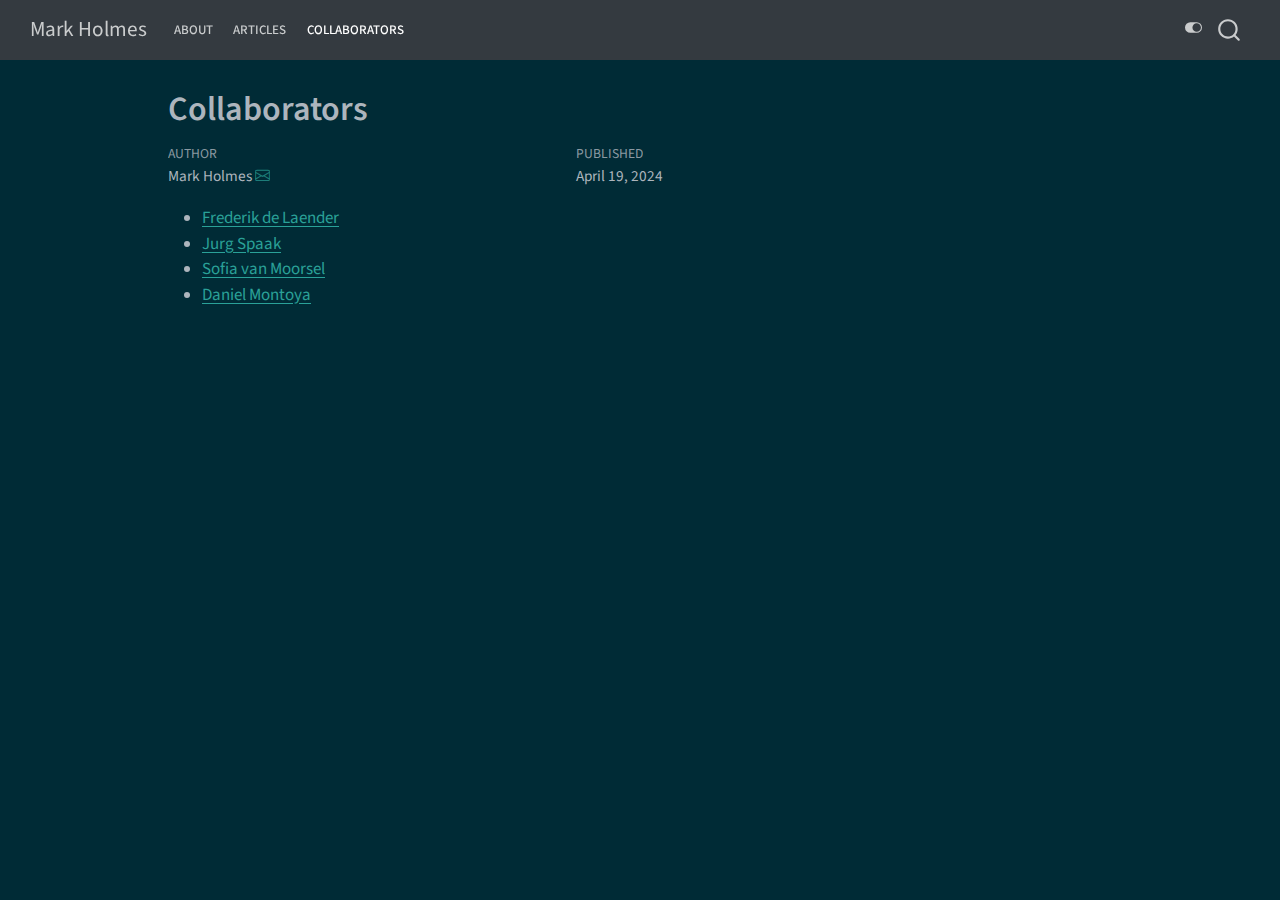
<file: docs/collaborators.html>
<!DOCTYPE html>
<html xmlns="http://www.w3.org/1999/xhtml" lang="en" xml:lang="en"><head>

<meta charset="utf-8">
<meta name="generator" content="quarto-1.4.549">

<meta name="viewport" content="width=device-width, initial-scale=1.0, user-scalable=yes">

<meta name="author" content="Mark Holmes">
<meta name="dcterms.date" content="2024-04-19">

<title>Mark Holmes - Collaborators</title>
<style>
code{white-space: pre-wrap;}
span.smallcaps{font-variant: small-caps;}
div.columns{display: flex; gap: min(4vw, 1.5em);}
div.column{flex: auto; overflow-x: auto;}
div.hanging-indent{margin-left: 1.5em; text-indent: -1.5em;}
ul.task-list{list-style: none;}
ul.task-list li input[type="checkbox"] {
  width: 0.8em;
  margin: 0 0.8em 0.2em -1em; /* quarto-specific, see https://github.com/quarto-dev/quarto-cli/issues/4556 */ 
  vertical-align: middle;
}
</style>


<script src="site_libs/quarto-nav/quarto-nav.js"></script>
<script src="site_libs/quarto-nav/headroom.min.js"></script>
<script src="site_libs/clipboard/clipboard.min.js"></script>
<script src="site_libs/quarto-search/autocomplete.umd.js"></script>
<script src="site_libs/quarto-search/fuse.min.js"></script>
<script src="site_libs/quarto-search/quarto-search.js"></script>
<meta name="quarto:offset" content="./">
<script src="site_libs/quarto-html/quarto.js"></script>
<script src="site_libs/quarto-html/popper.min.js"></script>
<script src="site_libs/quarto-html/tippy.umd.min.js"></script>
<script src="site_libs/quarto-html/anchor.min.js"></script>
<link href="site_libs/quarto-html/tippy.css" rel="stylesheet">
<link href="site_libs/quarto-html/quarto-syntax-highlighting.css" rel="stylesheet" class="quarto-color-scheme" id="quarto-text-highlighting-styles">
<link href="site_libs/quarto-html/quarto-syntax-highlighting-dark.css" rel="stylesheet" class="quarto-color-scheme quarto-color-alternate" id="quarto-text-highlighting-styles">
<script src="site_libs/bootstrap/bootstrap.min.js"></script>
<link href="site_libs/bootstrap/bootstrap-icons.css" rel="stylesheet">
<link href="site_libs/bootstrap/bootstrap.min.css" rel="stylesheet" class="quarto-color-scheme" id="quarto-bootstrap" data-mode="light">
<link href="site_libs/bootstrap/bootstrap-dark.min.css" rel="stylesheet" class="quarto-color-scheme quarto-color-alternate" id="quarto-bootstrap" data-mode="dark">
<script id="quarto-search-options" type="application/json">{
  "location": "navbar",
  "copy-button": false,
  "collapse-after": 3,
  "panel-placement": "end",
  "type": "overlay",
  "limit": 50,
  "keyboard-shortcut": [
    "f",
    "/",
    "s"
  ],
  "show-item-context": false,
  "language": {
    "search-no-results-text": "No results",
    "search-matching-documents-text": "matching documents",
    "search-copy-link-title": "Copy link to search",
    "search-hide-matches-text": "Hide additional matches",
    "search-more-match-text": "more match in this document",
    "search-more-matches-text": "more matches in this document",
    "search-clear-button-title": "Clear",
    "search-text-placeholder": "",
    "search-detached-cancel-button-title": "Cancel",
    "search-submit-button-title": "Submit",
    "search-label": "Search"
  }
}</script>


<link rel="stylesheet" href="styles.css">
</head>

<body class="nav-fixed">

<div id="quarto-search-results"></div>
  <header id="quarto-header" class="headroom fixed-top">
    <nav class="navbar navbar-expand-lg " data-bs-theme="dark">
      <div class="navbar-container container-fluid">
      <div class="navbar-brand-container mx-auto">
    <a class="navbar-brand" href="./index.html">
    <span class="navbar-title">Mark Holmes</span>
    </a>
  </div>
            <div id="quarto-search" class="" title="Search"></div>
          <button class="navbar-toggler" type="button" data-bs-toggle="collapse" data-bs-target="#navbarCollapse" aria-controls="navbarCollapse" aria-expanded="false" aria-label="Toggle navigation" onclick="if (window.quartoToggleHeadroom) { window.quartoToggleHeadroom(); }">
  <span class="navbar-toggler-icon"></span>
</button>
          <div class="collapse navbar-collapse" id="navbarCollapse">
            <ul class="navbar-nav navbar-nav-scroll me-auto">
  <li class="nav-item">
    <a class="nav-link" href="./about.html"> 
<span class="menu-text">About</span></a>
  </li>  
  <li class="nav-item">
    <a class="nav-link" href="./articles.html"> 
<span class="menu-text">Articles</span></a>
  </li>  
  <li class="nav-item">
    <a class="nav-link active" href="./collaborators.html" aria-current="page"> 
<span class="menu-text">Collaborators</span></a>
  </li>  
</ul>
          </div> <!-- /navcollapse -->
          <div class="quarto-navbar-tools">
  <a href="" class="quarto-color-scheme-toggle quarto-navigation-tool  px-1" onclick="window.quartoToggleColorScheme(); return false;" title="Toggle dark mode"><i class="bi"></i></a>
</div>
      </div> <!-- /container-fluid -->
    </nav>
</header>
<!-- content -->
<div id="quarto-content" class="quarto-container page-columns page-rows-contents page-layout-article page-navbar">
<!-- sidebar -->
<!-- margin-sidebar -->
    <div id="quarto-margin-sidebar" class="sidebar margin-sidebar">
        
    </div>
<!-- main -->
<main class="content" id="quarto-document-content">

<header id="title-block-header" class="quarto-title-block default">
<div class="quarto-title">
<h1 class="title">Collaborators</h1>
</div>



<div class="quarto-title-meta">

    <div>
    <div class="quarto-title-meta-heading">Author</div>
    <div class="quarto-title-meta-contents">
             <p>Mark Holmes <a href="mailto:mark.j.holmes.95@gmail.com" class="quarto-title-author-email"><i class="bi bi-envelope"></i></a> </p>
          </div>
  </div>
    
    <div>
    <div class="quarto-title-meta-heading">Published</div>
    <div class="quarto-title-meta-contents">
      <p class="date">April 19, 2024</p>
    </div>
  </div>
  
    
  </div>
  


</header>


<ul>
<li><a href="https://eccology.eu/">Frederik de Laender</a></li>
<li><a href="https://jwspaak.com/">Jurg Spaak</a></li>
<li><a href="https://sofiavanmoorsel.com/en">Sofia van Moorsel</a></li>
<li><a href="https://danielmontoyalab.com/">Daniel Montoya</a></li>
</ul>



</main> <!-- /main -->
<script id="quarto-html-after-body" type="application/javascript">
window.document.addEventListener("DOMContentLoaded", function (event) {
  const toggleBodyColorMode = (bsSheetEl) => {
    const mode = bsSheetEl.getAttribute("data-mode");
    const bodyEl = window.document.querySelector("body");
    if (mode === "dark") {
      bodyEl.classList.add("quarto-dark");
      bodyEl.classList.remove("quarto-light");
    } else {
      bodyEl.classList.add("quarto-light");
      bodyEl.classList.remove("quarto-dark");
    }
  }
  const toggleBodyColorPrimary = () => {
    const bsSheetEl = window.document.querySelector("link#quarto-bootstrap");
    if (bsSheetEl) {
      toggleBodyColorMode(bsSheetEl);
    }
  }
  toggleBodyColorPrimary();  
  const disableStylesheet = (stylesheets) => {
    for (let i=0; i < stylesheets.length; i++) {
      const stylesheet = stylesheets[i];
      stylesheet.rel = 'prefetch';
    }
  }
  const enableStylesheet = (stylesheets) => {
    for (let i=0; i < stylesheets.length; i++) {
      const stylesheet = stylesheets[i];
      stylesheet.rel = 'stylesheet';
    }
  }
  const manageTransitions = (selector, allowTransitions) => {
    const els = window.document.querySelectorAll(selector);
    for (let i=0; i < els.length; i++) {
      const el = els[i];
      if (allowTransitions) {
        el.classList.remove('notransition');
      } else {
        el.classList.add('notransition');
      }
    }
  }
  const toggleGiscusIfUsed = (isAlternate, darkModeDefault) => {
    const baseTheme = document.querySelector('#giscus-base-theme')?.value ?? 'light';
    const alternateTheme = document.querySelector('#giscus-alt-theme')?.value ?? 'dark';
    let newTheme = '';
    if(darkModeDefault) {
      newTheme = isAlternate ? baseTheme : alternateTheme;
    } else {
      newTheme = isAlternate ? alternateTheme : baseTheme;
    }
    const changeGiscusTheme = () => {
      // From: https://github.com/giscus/giscus/issues/336
      const sendMessage = (message) => {
        const iframe = document.querySelector('iframe.giscus-frame');
        if (!iframe) return;
        iframe.contentWindow.postMessage({ giscus: message }, 'https://giscus.app');
      }
      sendMessage({
        setConfig: {
          theme: newTheme
        }
      });
    }
    const isGiscussLoaded = window.document.querySelector('iframe.giscus-frame') !== null;
    if (isGiscussLoaded) {
      changeGiscusTheme();
    }
  }
  const toggleColorMode = (alternate) => {
    // Switch the stylesheets
    const alternateStylesheets = window.document.querySelectorAll('link.quarto-color-scheme.quarto-color-alternate');
    manageTransitions('#quarto-margin-sidebar .nav-link', false);
    if (alternate) {
      enableStylesheet(alternateStylesheets);
      for (const sheetNode of alternateStylesheets) {
        if (sheetNode.id === "quarto-bootstrap") {
          toggleBodyColorMode(sheetNode);
        }
      }
    } else {
      disableStylesheet(alternateStylesheets);
      toggleBodyColorPrimary();
    }
    manageTransitions('#quarto-margin-sidebar .nav-link', true);
    // Switch the toggles
    const toggles = window.document.querySelectorAll('.quarto-color-scheme-toggle');
    for (let i=0; i < toggles.length; i++) {
      const toggle = toggles[i];
      if (toggle) {
        if (alternate) {
          toggle.classList.add("alternate");     
        } else {
          toggle.classList.remove("alternate");
        }
      }
    }
    // Hack to workaround the fact that safari doesn't
    // properly recolor the scrollbar when toggling (#1455)
    if (navigator.userAgent.indexOf('Safari') > 0 && navigator.userAgent.indexOf('Chrome') == -1) {
      manageTransitions("body", false);
      window.scrollTo(0, 1);
      setTimeout(() => {
        window.scrollTo(0, 0);
        manageTransitions("body", true);
      }, 40);  
    }
  }
  const isFileUrl = () => { 
    return window.location.protocol === 'file:';
  }
  const hasAlternateSentinel = () => {  
    let styleSentinel = getColorSchemeSentinel();
    if (styleSentinel !== null) {
      return styleSentinel === "alternate";
    } else {
      return false;
    }
  }
  const setStyleSentinel = (alternate) => {
    const value = alternate ? "alternate" : "default";
    if (!isFileUrl()) {
      window.localStorage.setItem("quarto-color-scheme", value);
    } else {
      localAlternateSentinel = value;
    }
  }
  const getColorSchemeSentinel = () => {
    if (!isFileUrl()) {
      const storageValue = window.localStorage.getItem("quarto-color-scheme");
      return storageValue != null ? storageValue : localAlternateSentinel;
    } else {
      return localAlternateSentinel;
    }
  }
  const darkModeDefault = true;
  let localAlternateSentinel = darkModeDefault ? 'alternate' : 'default';
  // Dark / light mode switch
  window.quartoToggleColorScheme = () => {
    // Read the current dark / light value 
    let toAlternate = !hasAlternateSentinel();
    toggleColorMode(toAlternate);
    setStyleSentinel(toAlternate);
    toggleGiscusIfUsed(toAlternate, darkModeDefault);
  };
  // Ensure there is a toggle, if there isn't float one in the top right
  if (window.document.querySelector('.quarto-color-scheme-toggle') === null) {
    const a = window.document.createElement('a');
    a.classList.add('top-right');
    a.classList.add('quarto-color-scheme-toggle');
    a.href = "";
    a.onclick = function() { try { window.quartoToggleColorScheme(); } catch {} return false; };
    const i = window.document.createElement("i");
    i.classList.add('bi');
    a.appendChild(i);
    window.document.body.appendChild(a);
  }
  // Switch to dark mode if need be
  if (hasAlternateSentinel()) {
    toggleColorMode(true);
  } else {
    toggleColorMode(false);
  }
  const icon = "";
  const anchorJS = new window.AnchorJS();
  anchorJS.options = {
    placement: 'right',
    icon: icon
  };
  anchorJS.add('.anchored');
  const isCodeAnnotation = (el) => {
    for (const clz of el.classList) {
      if (clz.startsWith('code-annotation-')) {                     
        return true;
      }
    }
    return false;
  }
  const clipboard = new window.ClipboardJS('.code-copy-button', {
    text: function(trigger) {
      const codeEl = trigger.previousElementSibling.cloneNode(true);
      for (const childEl of codeEl.children) {
        if (isCodeAnnotation(childEl)) {
          childEl.remove();
        }
      }
      return codeEl.innerText;
    }
  });
  clipboard.on('success', function(e) {
    // button target
    const button = e.trigger;
    // don't keep focus
    button.blur();
    // flash "checked"
    button.classList.add('code-copy-button-checked');
    var currentTitle = button.getAttribute("title");
    button.setAttribute("title", "Copied!");
    let tooltip;
    if (window.bootstrap) {
      button.setAttribute("data-bs-toggle", "tooltip");
      button.setAttribute("data-bs-placement", "left");
      button.setAttribute("data-bs-title", "Copied!");
      tooltip = new bootstrap.Tooltip(button, 
        { trigger: "manual", 
          customClass: "code-copy-button-tooltip",
          offset: [0, -8]});
      tooltip.show();    
    }
    setTimeout(function() {
      if (tooltip) {
        tooltip.hide();
        button.removeAttribute("data-bs-title");
        button.removeAttribute("data-bs-toggle");
        button.removeAttribute("data-bs-placement");
      }
      button.setAttribute("title", currentTitle);
      button.classList.remove('code-copy-button-checked');
    }, 1000);
    // clear code selection
    e.clearSelection();
  });
  function tippyHover(el, contentFn, onTriggerFn, onUntriggerFn) {
    const config = {
      allowHTML: true,
      maxWidth: 500,
      delay: 100,
      arrow: false,
      appendTo: function(el) {
          return el.parentElement;
      },
      interactive: true,
      interactiveBorder: 10,
      theme: 'quarto',
      placement: 'bottom-start',
    };
    if (contentFn) {
      config.content = contentFn;
    }
    if (onTriggerFn) {
      config.onTrigger = onTriggerFn;
    }
    if (onUntriggerFn) {
      config.onUntrigger = onUntriggerFn;
    }
    window.tippy(el, config); 
  }
  const noterefs = window.document.querySelectorAll('a[role="doc-noteref"]');
  for (var i=0; i<noterefs.length; i++) {
    const ref = noterefs[i];
    tippyHover(ref, function() {
      // use id or data attribute instead here
      let href = ref.getAttribute('data-footnote-href') || ref.getAttribute('href');
      try { href = new URL(href).hash; } catch {}
      const id = href.replace(/^#\/?/, "");
      const note = window.document.getElementById(id);
      return note.innerHTML;
    });
  }
  const xrefs = window.document.querySelectorAll('a.quarto-xref');
  const processXRef = (id, note) => {
    // Strip column container classes
    const stripColumnClz = (el) => {
      el.classList.remove("page-full", "page-columns");
      if (el.children) {
        for (const child of el.children) {
          stripColumnClz(child);
        }
      }
    }
    stripColumnClz(note)
    if (id === null || id.startsWith('sec-')) {
      // Special case sections, only their first couple elements
      const container = document.createElement("div");
      if (note.children && note.children.length > 2) {
        container.appendChild(note.children[0].cloneNode(true));
        for (let i = 1; i < note.children.length; i++) {
          const child = note.children[i];
          if (child.tagName === "P" && child.innerText === "") {
            continue;
          } else {
            container.appendChild(child.cloneNode(true));
            break;
          }
        }
        if (window.Quarto?.typesetMath) {
          window.Quarto.typesetMath(container);
        }
        return container.innerHTML
      } else {
        if (window.Quarto?.typesetMath) {
          window.Quarto.typesetMath(note);
        }
        return note.innerHTML;
      }
    } else {
      // Remove any anchor links if they are present
      const anchorLink = note.querySelector('a.anchorjs-link');
      if (anchorLink) {
        anchorLink.remove();
      }
      if (window.Quarto?.typesetMath) {
        window.Quarto.typesetMath(note);
      }
      // TODO in 1.5, we should make sure this works without a callout special case
      if (note.classList.contains("callout")) {
        return note.outerHTML;
      } else {
        return note.innerHTML;
      }
    }
  }
  for (var i=0; i<xrefs.length; i++) {
    const xref = xrefs[i];
    tippyHover(xref, undefined, function(instance) {
      instance.disable();
      let url = xref.getAttribute('href');
      let hash = undefined; 
      if (url.startsWith('#')) {
        hash = url;
      } else {
        try { hash = new URL(url).hash; } catch {}
      }
      if (hash) {
        const id = hash.replace(/^#\/?/, "");
        const note = window.document.getElementById(id);
        if (note !== null) {
          try {
            const html = processXRef(id, note.cloneNode(true));
            instance.setContent(html);
          } finally {
            instance.enable();
            instance.show();
          }
        } else {
          // See if we can fetch this
          fetch(url.split('#')[0])
          .then(res => res.text())
          .then(html => {
            const parser = new DOMParser();
            const htmlDoc = parser.parseFromString(html, "text/html");
            const note = htmlDoc.getElementById(id);
            if (note !== null) {
              const html = processXRef(id, note);
              instance.setContent(html);
            } 
          }).finally(() => {
            instance.enable();
            instance.show();
          });
        }
      } else {
        // See if we can fetch a full url (with no hash to target)
        // This is a special case and we should probably do some content thinning / targeting
        fetch(url)
        .then(res => res.text())
        .then(html => {
          const parser = new DOMParser();
          const htmlDoc = parser.parseFromString(html, "text/html");
          const note = htmlDoc.querySelector('main.content');
          if (note !== null) {
            // This should only happen for chapter cross references
            // (since there is no id in the URL)
            // remove the first header
            if (note.children.length > 0 && note.children[0].tagName === "HEADER") {
              note.children[0].remove();
            }
            const html = processXRef(null, note);
            instance.setContent(html);
          } 
        }).finally(() => {
          instance.enable();
          instance.show();
        });
      }
    }, function(instance) {
    });
  }
      let selectedAnnoteEl;
      const selectorForAnnotation = ( cell, annotation) => {
        let cellAttr = 'data-code-cell="' + cell + '"';
        let lineAttr = 'data-code-annotation="' +  annotation + '"';
        const selector = 'span[' + cellAttr + '][' + lineAttr + ']';
        return selector;
      }
      const selectCodeLines = (annoteEl) => {
        const doc = window.document;
        const targetCell = annoteEl.getAttribute("data-target-cell");
        const targetAnnotation = annoteEl.getAttribute("data-target-annotation");
        const annoteSpan = window.document.querySelector(selectorForAnnotation(targetCell, targetAnnotation));
        const lines = annoteSpan.getAttribute("data-code-lines").split(",");
        const lineIds = lines.map((line) => {
          return targetCell + "-" + line;
        })
        let top = null;
        let height = null;
        let parent = null;
        if (lineIds.length > 0) {
            //compute the position of the single el (top and bottom and make a div)
            const el = window.document.getElementById(lineIds[0]);
            top = el.offsetTop;
            height = el.offsetHeight;
            parent = el.parentElement.parentElement;
          if (lineIds.length > 1) {
            const lastEl = window.document.getElementById(lineIds[lineIds.length - 1]);
            const bottom = lastEl.offsetTop + lastEl.offsetHeight;
            height = bottom - top;
          }
          if (top !== null && height !== null && parent !== null) {
            // cook up a div (if necessary) and position it 
            let div = window.document.getElementById("code-annotation-line-highlight");
            if (div === null) {
              div = window.document.createElement("div");
              div.setAttribute("id", "code-annotation-line-highlight");
              div.style.position = 'absolute';
              parent.appendChild(div);
            }
            div.style.top = top - 2 + "px";
            div.style.height = height + 4 + "px";
            div.style.left = 0;
            let gutterDiv = window.document.getElementById("code-annotation-line-highlight-gutter");
            if (gutterDiv === null) {
              gutterDiv = window.document.createElement("div");
              gutterDiv.setAttribute("id", "code-annotation-line-highlight-gutter");
              gutterDiv.style.position = 'absolute';
              const codeCell = window.document.getElementById(targetCell);
              const gutter = codeCell.querySelector('.code-annotation-gutter');
              gutter.appendChild(gutterDiv);
            }
            gutterDiv.style.top = top - 2 + "px";
            gutterDiv.style.height = height + 4 + "px";
          }
          selectedAnnoteEl = annoteEl;
        }
      };
      const unselectCodeLines = () => {
        const elementsIds = ["code-annotation-line-highlight", "code-annotation-line-highlight-gutter"];
        elementsIds.forEach((elId) => {
          const div = window.document.getElementById(elId);
          if (div) {
            div.remove();
          }
        });
        selectedAnnoteEl = undefined;
      };
        // Handle positioning of the toggle
    window.addEventListener(
      "resize",
      throttle(() => {
        elRect = undefined;
        if (selectedAnnoteEl) {
          selectCodeLines(selectedAnnoteEl);
        }
      }, 10)
    );
    function throttle(fn, ms) {
    let throttle = false;
    let timer;
      return (...args) => {
        if(!throttle) { // first call gets through
            fn.apply(this, args);
            throttle = true;
        } else { // all the others get throttled
            if(timer) clearTimeout(timer); // cancel #2
            timer = setTimeout(() => {
              fn.apply(this, args);
              timer = throttle = false;
            }, ms);
        }
      };
    }
      // Attach click handler to the DT
      const annoteDls = window.document.querySelectorAll('dt[data-target-cell]');
      for (const annoteDlNode of annoteDls) {
        annoteDlNode.addEventListener('click', (event) => {
          const clickedEl = event.target;
          if (clickedEl !== selectedAnnoteEl) {
            unselectCodeLines();
            const activeEl = window.document.querySelector('dt[data-target-cell].code-annotation-active');
            if (activeEl) {
              activeEl.classList.remove('code-annotation-active');
            }
            selectCodeLines(clickedEl);
            clickedEl.classList.add('code-annotation-active');
          } else {
            // Unselect the line
            unselectCodeLines();
            clickedEl.classList.remove('code-annotation-active');
          }
        });
      }
  const findCites = (el) => {
    const parentEl = el.parentElement;
    if (parentEl) {
      const cites = parentEl.dataset.cites;
      if (cites) {
        return {
          el,
          cites: cites.split(' ')
        };
      } else {
        return findCites(el.parentElement)
      }
    } else {
      return undefined;
    }
  };
  var bibliorefs = window.document.querySelectorAll('a[role="doc-biblioref"]');
  for (var i=0; i<bibliorefs.length; i++) {
    const ref = bibliorefs[i];
    const citeInfo = findCites(ref);
    if (citeInfo) {
      tippyHover(citeInfo.el, function() {
        var popup = window.document.createElement('div');
        citeInfo.cites.forEach(function(cite) {
          var citeDiv = window.document.createElement('div');
          citeDiv.classList.add('hanging-indent');
          citeDiv.classList.add('csl-entry');
          var biblioDiv = window.document.getElementById('ref-' + cite);
          if (biblioDiv) {
            citeDiv.innerHTML = biblioDiv.innerHTML;
          }
          popup.appendChild(citeDiv);
        });
        return popup.innerHTML;
      });
    }
  }
});
</script>
</div> <!-- /content -->




</body></html>
</file>
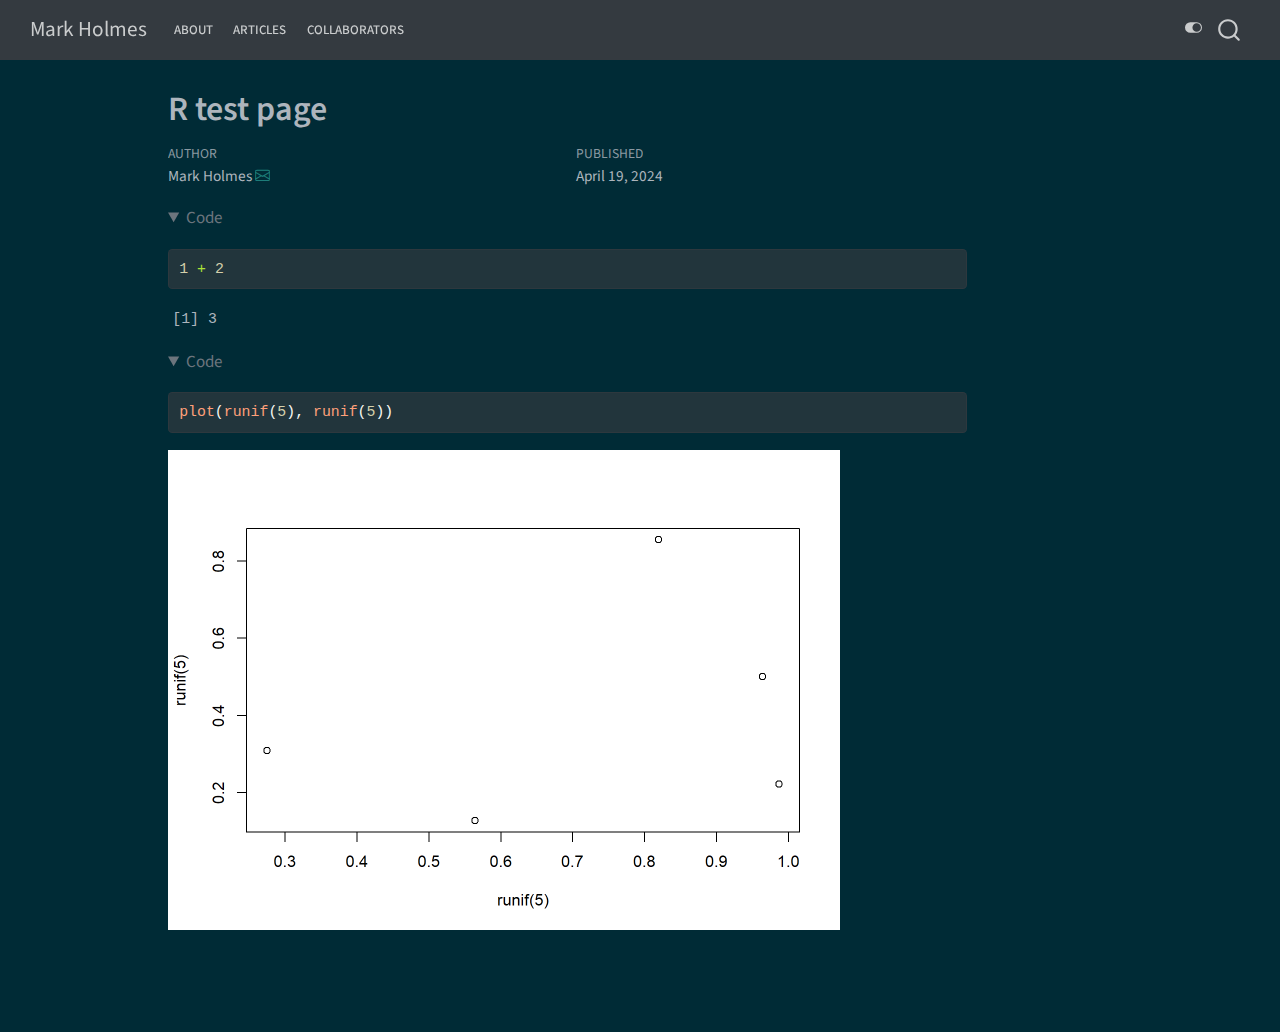
<file: docs/r-demo.html>
<!DOCTYPE html>
<html xmlns="http://www.w3.org/1999/xhtml" lang="en" xml:lang="en"><head>

<meta charset="utf-8">
<meta name="generator" content="quarto-1.4.549">

<meta name="viewport" content="width=device-width, initial-scale=1.0, user-scalable=yes">

<meta name="author" content="Mark Holmes">
<meta name="dcterms.date" content="2024-04-19">

<title>Mark Holmes - R test page</title>
<style>
code{white-space: pre-wrap;}
span.smallcaps{font-variant: small-caps;}
div.columns{display: flex; gap: min(4vw, 1.5em);}
div.column{flex: auto; overflow-x: auto;}
div.hanging-indent{margin-left: 1.5em; text-indent: -1.5em;}
ul.task-list{list-style: none;}
ul.task-list li input[type="checkbox"] {
  width: 0.8em;
  margin: 0 0.8em 0.2em -1em; /* quarto-specific, see https://github.com/quarto-dev/quarto-cli/issues/4556 */ 
  vertical-align: middle;
}
/* CSS for syntax highlighting */
pre > code.sourceCode { white-space: pre; position: relative; }
pre > code.sourceCode > span { line-height: 1.25; }
pre > code.sourceCode > span:empty { height: 1.2em; }
.sourceCode { overflow: visible; }
code.sourceCode > span { color: inherit; text-decoration: inherit; }
div.sourceCode { margin: 1em 0; }
pre.sourceCode { margin: 0; }
@media screen {
div.sourceCode { overflow: auto; }
}
@media print {
pre > code.sourceCode { white-space: pre-wrap; }
pre > code.sourceCode > span { text-indent: -5em; padding-left: 5em; }
}
pre.numberSource code
  { counter-reset: source-line 0; }
pre.numberSource code > span
  { position: relative; left: -4em; counter-increment: source-line; }
pre.numberSource code > span > a:first-child::before
  { content: counter(source-line);
    position: relative; left: -1em; text-align: right; vertical-align: baseline;
    border: none; display: inline-block;
    -webkit-touch-callout: none; -webkit-user-select: none;
    -khtml-user-select: none; -moz-user-select: none;
    -ms-user-select: none; user-select: none;
    padding: 0 4px; width: 4em;
  }
pre.numberSource { margin-left: 3em;  padding-left: 4px; }
div.sourceCode
  {   }
@media screen {
pre > code.sourceCode > span > a:first-child::before { text-decoration: underline; }
}
</style>


<script src="site_libs/quarto-nav/quarto-nav.js"></script>
<script src="site_libs/quarto-nav/headroom.min.js"></script>
<script src="site_libs/clipboard/clipboard.min.js"></script>
<script src="site_libs/quarto-search/autocomplete.umd.js"></script>
<script src="site_libs/quarto-search/fuse.min.js"></script>
<script src="site_libs/quarto-search/quarto-search.js"></script>
<meta name="quarto:offset" content="./">
<script src="site_libs/quarto-html/quarto.js"></script>
<script src="site_libs/quarto-html/popper.min.js"></script>
<script src="site_libs/quarto-html/tippy.umd.min.js"></script>
<script src="site_libs/quarto-html/anchor.min.js"></script>
<link href="site_libs/quarto-html/tippy.css" rel="stylesheet">
<link href="site_libs/quarto-html/quarto-syntax-highlighting.css" rel="stylesheet" class="quarto-color-scheme" id="quarto-text-highlighting-styles">
<link href="site_libs/quarto-html/quarto-syntax-highlighting-dark.css" rel="stylesheet" class="quarto-color-scheme quarto-color-alternate" id="quarto-text-highlighting-styles">
<script src="site_libs/bootstrap/bootstrap.min.js"></script>
<link href="site_libs/bootstrap/bootstrap-icons.css" rel="stylesheet">
<link href="site_libs/bootstrap/bootstrap.min.css" rel="stylesheet" class="quarto-color-scheme" id="quarto-bootstrap" data-mode="light">
<link href="site_libs/bootstrap/bootstrap-dark.min.css" rel="stylesheet" class="quarto-color-scheme quarto-color-alternate" id="quarto-bootstrap" data-mode="dark">
<script id="quarto-search-options" type="application/json">{
  "location": "navbar",
  "copy-button": false,
  "collapse-after": 3,
  "panel-placement": "end",
  "type": "overlay",
  "limit": 50,
  "keyboard-shortcut": [
    "f",
    "/",
    "s"
  ],
  "show-item-context": false,
  "language": {
    "search-no-results-text": "No results",
    "search-matching-documents-text": "matching documents",
    "search-copy-link-title": "Copy link to search",
    "search-hide-matches-text": "Hide additional matches",
    "search-more-match-text": "more match in this document",
    "search-more-matches-text": "more matches in this document",
    "search-clear-button-title": "Clear",
    "search-text-placeholder": "",
    "search-detached-cancel-button-title": "Cancel",
    "search-submit-button-title": "Submit",
    "search-label": "Search"
  }
}</script>


<link rel="stylesheet" href="styles.css">
</head>

<body class="nav-fixed">

<div id="quarto-search-results"></div>
  <header id="quarto-header" class="headroom fixed-top">
    <nav class="navbar navbar-expand-lg " data-bs-theme="dark">
      <div class="navbar-container container-fluid">
      <div class="navbar-brand-container mx-auto">
    <a class="navbar-brand" href="./index.html">
    <span class="navbar-title">Mark Holmes</span>
    </a>
  </div>
            <div id="quarto-search" class="" title="Search"></div>
          <button class="navbar-toggler" type="button" data-bs-toggle="collapse" data-bs-target="#navbarCollapse" aria-controls="navbarCollapse" aria-expanded="false" aria-label="Toggle navigation" onclick="if (window.quartoToggleHeadroom) { window.quartoToggleHeadroom(); }">
  <span class="navbar-toggler-icon"></span>
</button>
          <div class="collapse navbar-collapse" id="navbarCollapse">
            <ul class="navbar-nav navbar-nav-scroll me-auto">
  <li class="nav-item">
    <a class="nav-link" href="./about.html"> 
<span class="menu-text">About</span></a>
  </li>  
  <li class="nav-item">
    <a class="nav-link" href="./articles.html"> 
<span class="menu-text">Articles</span></a>
  </li>  
  <li class="nav-item">
    <a class="nav-link" href="./collaborators.html"> 
<span class="menu-text">Collaborators</span></a>
  </li>  
</ul>
          </div> <!-- /navcollapse -->
          <div class="quarto-navbar-tools">
  <a href="" class="quarto-color-scheme-toggle quarto-navigation-tool  px-1" onclick="window.quartoToggleColorScheme(); return false;" title="Toggle dark mode"><i class="bi"></i></a>
</div>
      </div> <!-- /container-fluid -->
    </nav>
</header>
<!-- content -->
<div id="quarto-content" class="quarto-container page-columns page-rows-contents page-layout-article page-navbar">
<!-- sidebar -->
<!-- margin-sidebar -->
    <div id="quarto-margin-sidebar" class="sidebar margin-sidebar">
        
    </div>
<!-- main -->
<main class="content" id="quarto-document-content">

<header id="title-block-header" class="quarto-title-block default">
<div class="quarto-title">
<h1 class="title">R test page</h1>
</div>



<div class="quarto-title-meta">

    <div>
    <div class="quarto-title-meta-heading">Author</div>
    <div class="quarto-title-meta-contents">
             <p>Mark Holmes <a href="mailto:mark.j.holmes.95@gmail.com" class="quarto-title-author-email"><i class="bi bi-envelope"></i></a> </p>
          </div>
  </div>
    
    <div>
    <div class="quarto-title-meta-heading">Published</div>
    <div class="quarto-title-meta-contents">
      <p class="date">April 19, 2024</p>
    </div>
  </div>
  
    
  </div>
  


</header>


<div class="cell">
<details open="" class="code-fold">
<summary>Code</summary>
<div class="sourceCode cell-code" id="cb1"><pre class="sourceCode r code-with-copy"><code class="sourceCode r"><span id="cb1-1"><a href="#cb1-1" aria-hidden="true" tabindex="-1"></a><span class="dv">1</span> <span class="sc">+</span> <span class="dv">2</span></span></code><button title="Copy to Clipboard" class="code-copy-button"><i class="bi"></i></button></pre></div>
</details>
<div class="cell-output cell-output-stdout">
<pre><code>[1] 3</code></pre>
</div>
</div>
<div class="cell">
<details open="" class="code-fold">
<summary>Code</summary>
<div class="sourceCode cell-code" id="cb3"><pre class="sourceCode r code-with-copy"><code class="sourceCode r"><span id="cb3-1"><a href="#cb3-1" aria-hidden="true" tabindex="-1"></a><span class="fu">plot</span>(<span class="fu">runif</span>(<span class="dv">5</span>), <span class="fu">runif</span>(<span class="dv">5</span>))</span></code><button title="Copy to Clipboard" class="code-copy-button"><i class="bi"></i></button></pre></div>
</details>
<div class="cell-output-display">
<div>
<figure class="figure">
<p><img src="r-demo_files/figure-html/unnamed-chunk-2-1.png" class="img-fluid figure-img" width="672"></p>
</figure>
</div>
</div>
</div>



</main> <!-- /main -->
<script id="quarto-html-after-body" type="application/javascript">
window.document.addEventListener("DOMContentLoaded", function (event) {
  const toggleBodyColorMode = (bsSheetEl) => {
    const mode = bsSheetEl.getAttribute("data-mode");
    const bodyEl = window.document.querySelector("body");
    if (mode === "dark") {
      bodyEl.classList.add("quarto-dark");
      bodyEl.classList.remove("quarto-light");
    } else {
      bodyEl.classList.add("quarto-light");
      bodyEl.classList.remove("quarto-dark");
    }
  }
  const toggleBodyColorPrimary = () => {
    const bsSheetEl = window.document.querySelector("link#quarto-bootstrap");
    if (bsSheetEl) {
      toggleBodyColorMode(bsSheetEl);
    }
  }
  toggleBodyColorPrimary();  
  const disableStylesheet = (stylesheets) => {
    for (let i=0; i < stylesheets.length; i++) {
      const stylesheet = stylesheets[i];
      stylesheet.rel = 'prefetch';
    }
  }
  const enableStylesheet = (stylesheets) => {
    for (let i=0; i < stylesheets.length; i++) {
      const stylesheet = stylesheets[i];
      stylesheet.rel = 'stylesheet';
    }
  }
  const manageTransitions = (selector, allowTransitions) => {
    const els = window.document.querySelectorAll(selector);
    for (let i=0; i < els.length; i++) {
      const el = els[i];
      if (allowTransitions) {
        el.classList.remove('notransition');
      } else {
        el.classList.add('notransition');
      }
    }
  }
  const toggleGiscusIfUsed = (isAlternate, darkModeDefault) => {
    const baseTheme = document.querySelector('#giscus-base-theme')?.value ?? 'light';
    const alternateTheme = document.querySelector('#giscus-alt-theme')?.value ?? 'dark';
    let newTheme = '';
    if(darkModeDefault) {
      newTheme = isAlternate ? baseTheme : alternateTheme;
    } else {
      newTheme = isAlternate ? alternateTheme : baseTheme;
    }
    const changeGiscusTheme = () => {
      // From: https://github.com/giscus/giscus/issues/336
      const sendMessage = (message) => {
        const iframe = document.querySelector('iframe.giscus-frame');
        if (!iframe) return;
        iframe.contentWindow.postMessage({ giscus: message }, 'https://giscus.app');
      }
      sendMessage({
        setConfig: {
          theme: newTheme
        }
      });
    }
    const isGiscussLoaded = window.document.querySelector('iframe.giscus-frame') !== null;
    if (isGiscussLoaded) {
      changeGiscusTheme();
    }
  }
  const toggleColorMode = (alternate) => {
    // Switch the stylesheets
    const alternateStylesheets = window.document.querySelectorAll('link.quarto-color-scheme.quarto-color-alternate');
    manageTransitions('#quarto-margin-sidebar .nav-link', false);
    if (alternate) {
      enableStylesheet(alternateStylesheets);
      for (const sheetNode of alternateStylesheets) {
        if (sheetNode.id === "quarto-bootstrap") {
          toggleBodyColorMode(sheetNode);
        }
      }
    } else {
      disableStylesheet(alternateStylesheets);
      toggleBodyColorPrimary();
    }
    manageTransitions('#quarto-margin-sidebar .nav-link', true);
    // Switch the toggles
    const toggles = window.document.querySelectorAll('.quarto-color-scheme-toggle');
    for (let i=0; i < toggles.length; i++) {
      const toggle = toggles[i];
      if (toggle) {
        if (alternate) {
          toggle.classList.add("alternate");     
        } else {
          toggle.classList.remove("alternate");
        }
      }
    }
    // Hack to workaround the fact that safari doesn't
    // properly recolor the scrollbar when toggling (#1455)
    if (navigator.userAgent.indexOf('Safari') > 0 && navigator.userAgent.indexOf('Chrome') == -1) {
      manageTransitions("body", false);
      window.scrollTo(0, 1);
      setTimeout(() => {
        window.scrollTo(0, 0);
        manageTransitions("body", true);
      }, 40);  
    }
  }
  const isFileUrl = () => { 
    return window.location.protocol === 'file:';
  }
  const hasAlternateSentinel = () => {  
    let styleSentinel = getColorSchemeSentinel();
    if (styleSentinel !== null) {
      return styleSentinel === "alternate";
    } else {
      return false;
    }
  }
  const setStyleSentinel = (alternate) => {
    const value = alternate ? "alternate" : "default";
    if (!isFileUrl()) {
      window.localStorage.setItem("quarto-color-scheme", value);
    } else {
      localAlternateSentinel = value;
    }
  }
  const getColorSchemeSentinel = () => {
    if (!isFileUrl()) {
      const storageValue = window.localStorage.getItem("quarto-color-scheme");
      return storageValue != null ? storageValue : localAlternateSentinel;
    } else {
      return localAlternateSentinel;
    }
  }
  const darkModeDefault = true;
  let localAlternateSentinel = darkModeDefault ? 'alternate' : 'default';
  // Dark / light mode switch
  window.quartoToggleColorScheme = () => {
    // Read the current dark / light value 
    let toAlternate = !hasAlternateSentinel();
    toggleColorMode(toAlternate);
    setStyleSentinel(toAlternate);
    toggleGiscusIfUsed(toAlternate, darkModeDefault);
  };
  // Ensure there is a toggle, if there isn't float one in the top right
  if (window.document.querySelector('.quarto-color-scheme-toggle') === null) {
    const a = window.document.createElement('a');
    a.classList.add('top-right');
    a.classList.add('quarto-color-scheme-toggle');
    a.href = "";
    a.onclick = function() { try { window.quartoToggleColorScheme(); } catch {} return false; };
    const i = window.document.createElement("i");
    i.classList.add('bi');
    a.appendChild(i);
    window.document.body.appendChild(a);
  }
  // Switch to dark mode if need be
  if (hasAlternateSentinel()) {
    toggleColorMode(true);
  } else {
    toggleColorMode(false);
  }
  const icon = "";
  const anchorJS = new window.AnchorJS();
  anchorJS.options = {
    placement: 'right',
    icon: icon
  };
  anchorJS.add('.anchored');
  const isCodeAnnotation = (el) => {
    for (const clz of el.classList) {
      if (clz.startsWith('code-annotation-')) {                     
        return true;
      }
    }
    return false;
  }
  const clipboard = new window.ClipboardJS('.code-copy-button', {
    text: function(trigger) {
      const codeEl = trigger.previousElementSibling.cloneNode(true);
      for (const childEl of codeEl.children) {
        if (isCodeAnnotation(childEl)) {
          childEl.remove();
        }
      }
      return codeEl.innerText;
    }
  });
  clipboard.on('success', function(e) {
    // button target
    const button = e.trigger;
    // don't keep focus
    button.blur();
    // flash "checked"
    button.classList.add('code-copy-button-checked');
    var currentTitle = button.getAttribute("title");
    button.setAttribute("title", "Copied!");
    let tooltip;
    if (window.bootstrap) {
      button.setAttribute("data-bs-toggle", "tooltip");
      button.setAttribute("data-bs-placement", "left");
      button.setAttribute("data-bs-title", "Copied!");
      tooltip = new bootstrap.Tooltip(button, 
        { trigger: "manual", 
          customClass: "code-copy-button-tooltip",
          offset: [0, -8]});
      tooltip.show();    
    }
    setTimeout(function() {
      if (tooltip) {
        tooltip.hide();
        button.removeAttribute("data-bs-title");
        button.removeAttribute("data-bs-toggle");
        button.removeAttribute("data-bs-placement");
      }
      button.setAttribute("title", currentTitle);
      button.classList.remove('code-copy-button-checked');
    }, 1000);
    // clear code selection
    e.clearSelection();
  });
  function tippyHover(el, contentFn, onTriggerFn, onUntriggerFn) {
    const config = {
      allowHTML: true,
      maxWidth: 500,
      delay: 100,
      arrow: false,
      appendTo: function(el) {
          return el.parentElement;
      },
      interactive: true,
      interactiveBorder: 10,
      theme: 'quarto',
      placement: 'bottom-start',
    };
    if (contentFn) {
      config.content = contentFn;
    }
    if (onTriggerFn) {
      config.onTrigger = onTriggerFn;
    }
    if (onUntriggerFn) {
      config.onUntrigger = onUntriggerFn;
    }
    window.tippy(el, config); 
  }
  const noterefs = window.document.querySelectorAll('a[role="doc-noteref"]');
  for (var i=0; i<noterefs.length; i++) {
    const ref = noterefs[i];
    tippyHover(ref, function() {
      // use id or data attribute instead here
      let href = ref.getAttribute('data-footnote-href') || ref.getAttribute('href');
      try { href = new URL(href).hash; } catch {}
      const id = href.replace(/^#\/?/, "");
      const note = window.document.getElementById(id);
      return note.innerHTML;
    });
  }
  const xrefs = window.document.querySelectorAll('a.quarto-xref');
  const processXRef = (id, note) => {
    // Strip column container classes
    const stripColumnClz = (el) => {
      el.classList.remove("page-full", "page-columns");
      if (el.children) {
        for (const child of el.children) {
          stripColumnClz(child);
        }
      }
    }
    stripColumnClz(note)
    if (id === null || id.startsWith('sec-')) {
      // Special case sections, only their first couple elements
      const container = document.createElement("div");
      if (note.children && note.children.length > 2) {
        container.appendChild(note.children[0].cloneNode(true));
        for (let i = 1; i < note.children.length; i++) {
          const child = note.children[i];
          if (child.tagName === "P" && child.innerText === "") {
            continue;
          } else {
            container.appendChild(child.cloneNode(true));
            break;
          }
        }
        if (window.Quarto?.typesetMath) {
          window.Quarto.typesetMath(container);
        }
        return container.innerHTML
      } else {
        if (window.Quarto?.typesetMath) {
          window.Quarto.typesetMath(note);
        }
        return note.innerHTML;
      }
    } else {
      // Remove any anchor links if they are present
      const anchorLink = note.querySelector('a.anchorjs-link');
      if (anchorLink) {
        anchorLink.remove();
      }
      if (window.Quarto?.typesetMath) {
        window.Quarto.typesetMath(note);
      }
      // TODO in 1.5, we should make sure this works without a callout special case
      if (note.classList.contains("callout")) {
        return note.outerHTML;
      } else {
        return note.innerHTML;
      }
    }
  }
  for (var i=0; i<xrefs.length; i++) {
    const xref = xrefs[i];
    tippyHover(xref, undefined, function(instance) {
      instance.disable();
      let url = xref.getAttribute('href');
      let hash = undefined; 
      if (url.startsWith('#')) {
        hash = url;
      } else {
        try { hash = new URL(url).hash; } catch {}
      }
      if (hash) {
        const id = hash.replace(/^#\/?/, "");
        const note = window.document.getElementById(id);
        if (note !== null) {
          try {
            const html = processXRef(id, note.cloneNode(true));
            instance.setContent(html);
          } finally {
            instance.enable();
            instance.show();
          }
        } else {
          // See if we can fetch this
          fetch(url.split('#')[0])
          .then(res => res.text())
          .then(html => {
            const parser = new DOMParser();
            const htmlDoc = parser.parseFromString(html, "text/html");
            const note = htmlDoc.getElementById(id);
            if (note !== null) {
              const html = processXRef(id, note);
              instance.setContent(html);
            } 
          }).finally(() => {
            instance.enable();
            instance.show();
          });
        }
      } else {
        // See if we can fetch a full url (with no hash to target)
        // This is a special case and we should probably do some content thinning / targeting
        fetch(url)
        .then(res => res.text())
        .then(html => {
          const parser = new DOMParser();
          const htmlDoc = parser.parseFromString(html, "text/html");
          const note = htmlDoc.querySelector('main.content');
          if (note !== null) {
            // This should only happen for chapter cross references
            // (since there is no id in the URL)
            // remove the first header
            if (note.children.length > 0 && note.children[0].tagName === "HEADER") {
              note.children[0].remove();
            }
            const html = processXRef(null, note);
            instance.setContent(html);
          } 
        }).finally(() => {
          instance.enable();
          instance.show();
        });
      }
    }, function(instance) {
    });
  }
      let selectedAnnoteEl;
      const selectorForAnnotation = ( cell, annotation) => {
        let cellAttr = 'data-code-cell="' + cell + '"';
        let lineAttr = 'data-code-annotation="' +  annotation + '"';
        const selector = 'span[' + cellAttr + '][' + lineAttr + ']';
        return selector;
      }
      const selectCodeLines = (annoteEl) => {
        const doc = window.document;
        const targetCell = annoteEl.getAttribute("data-target-cell");
        const targetAnnotation = annoteEl.getAttribute("data-target-annotation");
        const annoteSpan = window.document.querySelector(selectorForAnnotation(targetCell, targetAnnotation));
        const lines = annoteSpan.getAttribute("data-code-lines").split(",");
        const lineIds = lines.map((line) => {
          return targetCell + "-" + line;
        })
        let top = null;
        let height = null;
        let parent = null;
        if (lineIds.length > 0) {
            //compute the position of the single el (top and bottom and make a div)
            const el = window.document.getElementById(lineIds[0]);
            top = el.offsetTop;
            height = el.offsetHeight;
            parent = el.parentElement.parentElement;
          if (lineIds.length > 1) {
            const lastEl = window.document.getElementById(lineIds[lineIds.length - 1]);
            const bottom = lastEl.offsetTop + lastEl.offsetHeight;
            height = bottom - top;
          }
          if (top !== null && height !== null && parent !== null) {
            // cook up a div (if necessary) and position it 
            let div = window.document.getElementById("code-annotation-line-highlight");
            if (div === null) {
              div = window.document.createElement("div");
              div.setAttribute("id", "code-annotation-line-highlight");
              div.style.position = 'absolute';
              parent.appendChild(div);
            }
            div.style.top = top - 2 + "px";
            div.style.height = height + 4 + "px";
            div.style.left = 0;
            let gutterDiv = window.document.getElementById("code-annotation-line-highlight-gutter");
            if (gutterDiv === null) {
              gutterDiv = window.document.createElement("div");
              gutterDiv.setAttribute("id", "code-annotation-line-highlight-gutter");
              gutterDiv.style.position = 'absolute';
              const codeCell = window.document.getElementById(targetCell);
              const gutter = codeCell.querySelector('.code-annotation-gutter');
              gutter.appendChild(gutterDiv);
            }
            gutterDiv.style.top = top - 2 + "px";
            gutterDiv.style.height = height + 4 + "px";
          }
          selectedAnnoteEl = annoteEl;
        }
      };
      const unselectCodeLines = () => {
        const elementsIds = ["code-annotation-line-highlight", "code-annotation-line-highlight-gutter"];
        elementsIds.forEach((elId) => {
          const div = window.document.getElementById(elId);
          if (div) {
            div.remove();
          }
        });
        selectedAnnoteEl = undefined;
      };
        // Handle positioning of the toggle
    window.addEventListener(
      "resize",
      throttle(() => {
        elRect = undefined;
        if (selectedAnnoteEl) {
          selectCodeLines(selectedAnnoteEl);
        }
      }, 10)
    );
    function throttle(fn, ms) {
    let throttle = false;
    let timer;
      return (...args) => {
        if(!throttle) { // first call gets through
            fn.apply(this, args);
            throttle = true;
        } else { // all the others get throttled
            if(timer) clearTimeout(timer); // cancel #2
            timer = setTimeout(() => {
              fn.apply(this, args);
              timer = throttle = false;
            }, ms);
        }
      };
    }
      // Attach click handler to the DT
      const annoteDls = window.document.querySelectorAll('dt[data-target-cell]');
      for (const annoteDlNode of annoteDls) {
        annoteDlNode.addEventListener('click', (event) => {
          const clickedEl = event.target;
          if (clickedEl !== selectedAnnoteEl) {
            unselectCodeLines();
            const activeEl = window.document.querySelector('dt[data-target-cell].code-annotation-active');
            if (activeEl) {
              activeEl.classList.remove('code-annotation-active');
            }
            selectCodeLines(clickedEl);
            clickedEl.classList.add('code-annotation-active');
          } else {
            // Unselect the line
            unselectCodeLines();
            clickedEl.classList.remove('code-annotation-active');
          }
        });
      }
  const findCites = (el) => {
    const parentEl = el.parentElement;
    if (parentEl) {
      const cites = parentEl.dataset.cites;
      if (cites) {
        return {
          el,
          cites: cites.split(' ')
        };
      } else {
        return findCites(el.parentElement)
      }
    } else {
      return undefined;
    }
  };
  var bibliorefs = window.document.querySelectorAll('a[role="doc-biblioref"]');
  for (var i=0; i<bibliorefs.length; i++) {
    const ref = bibliorefs[i];
    const citeInfo = findCites(ref);
    if (citeInfo) {
      tippyHover(citeInfo.el, function() {
        var popup = window.document.createElement('div');
        citeInfo.cites.forEach(function(cite) {
          var citeDiv = window.document.createElement('div');
          citeDiv.classList.add('hanging-indent');
          citeDiv.classList.add('csl-entry');
          var biblioDiv = window.document.getElementById('ref-' + cite);
          if (biblioDiv) {
            citeDiv.innerHTML = biblioDiv.innerHTML;
          }
          popup.appendChild(citeDiv);
        });
        return popup.innerHTML;
      });
    }
  }
});
</script>
</div> <!-- /content -->




</body></html>
</file>
<file: docs/site_libs/quarto-html/tippy.css>
.tippy-box[data-animation=fade][data-state=hidden]{opacity:0}[data-tippy-root]{max-width:calc(100vw - 10px)}.tippy-box{position:relative;background-color:#333;color:#fff;border-radius:4px;font-size:14px;line-height:1.4;white-space:normal;outline:0;transition-property:transform,visibility,opacity}.tippy-box[data-placement^=top]>.tippy-arrow{bottom:0}.tippy-box[data-placement^=top]>.tippy-arrow:before{bottom:-7px;left:0;border-width:8px 8px 0;border-top-color:initial;transform-origin:center top}.tippy-box[data-placement^=bottom]>.tippy-arrow{top:0}.tippy-box[data-placement^=bottom]>.tippy-arrow:before{top:-7px;left:0;border-width:0 8px 8px;border-bottom-color:initial;transform-origin:center bottom}.tippy-box[data-placement^=left]>.tippy-arrow{right:0}.tippy-box[data-placement^=left]>.tippy-arrow:before{border-width:8px 0 8px 8px;border-left-color:initial;right:-7px;transform-origin:center left}.tippy-box[data-placement^=right]>.tippy-arrow{left:0}.tippy-box[data-placement^=right]>.tippy-arrow:before{left:-7px;border-width:8px 8px 8px 0;border-right-color:initial;transform-origin:center right}.tippy-box[data-inertia][data-state=visible]{transition-timing-function:cubic-bezier(.54,1.5,.38,1.11)}.tippy-arrow{width:16px;height:16px;color:#333}.tippy-arrow:before{content:"";position:absolute;border-color:transparent;border-style:solid}.tippy-content{position:relative;padding:5px 9px;z-index:1}
</file>
<file: docs/site_libs/quarto-html/quarto-syntax-highlighting.css>
/* quarto syntax highlight colors */
:root {
  --quarto-hl-ot-color: #003B4F;
  --quarto-hl-at-color: #657422;
  --quarto-hl-ss-color: #20794D;
  --quarto-hl-an-color: #5E5E5E;
  --quarto-hl-fu-color: #4758AB;
  --quarto-hl-st-color: #20794D;
  --quarto-hl-cf-color: #003B4F;
  --quarto-hl-op-color: #5E5E5E;
  --quarto-hl-er-color: #AD0000;
  --quarto-hl-bn-color: #AD0000;
  --quarto-hl-al-color: #AD0000;
  --quarto-hl-va-color: #111111;
  --quarto-hl-bu-color: inherit;
  --quarto-hl-ex-color: inherit;
  --quarto-hl-pp-color: #AD0000;
  --quarto-hl-in-color: #5E5E5E;
  --quarto-hl-vs-color: #20794D;
  --quarto-hl-wa-color: #5E5E5E;
  --quarto-hl-do-color: #5E5E5E;
  --quarto-hl-im-color: #00769E;
  --quarto-hl-ch-color: #20794D;
  --quarto-hl-dt-color: #AD0000;
  --quarto-hl-fl-color: #AD0000;
  --quarto-hl-co-color: #5E5E5E;
  --quarto-hl-cv-color: #5E5E5E;
  --quarto-hl-cn-color: #8f5902;
  --quarto-hl-sc-color: #5E5E5E;
  --quarto-hl-dv-color: #AD0000;
  --quarto-hl-kw-color: #003B4F;
}

/* other quarto variables */
:root {
  --quarto-font-monospace: SFMono-Regular, Menlo, Monaco, Consolas, "Liberation Mono", "Courier New", monospace;
}

pre > code.sourceCode > span {
  color: #003B4F;
}

code span {
  color: #003B4F;
}

code.sourceCode > span {
  color: #003B4F;
}

div.sourceCode,
div.sourceCode pre.sourceCode {
  color: #003B4F;
}

code span.ot {
  color: #003B4F;
  font-style: inherit;
}

code span.at {
  color: #657422;
  font-style: inherit;
}

code span.ss {
  color: #20794D;
  font-style: inherit;
}

code span.an {
  color: #5E5E5E;
  font-style: inherit;
}

code span.fu {
  color: #4758AB;
  font-style: inherit;
}

code span.st {
  color: #20794D;
  font-style: inherit;
}

code span.cf {
  color: #003B4F;
  font-style: inherit;
}

code span.op {
  color: #5E5E5E;
  font-style: inherit;
}

code span.er {
  color: #AD0000;
  font-style: inherit;
}

code span.bn {
  color: #AD0000;
  font-style: inherit;
}

code span.al {
  color: #AD0000;
  font-style: inherit;
}

code span.va {
  color: #111111;
  font-style: inherit;
}

code span.bu {
  font-style: inherit;
}

code span.ex {
  font-style: inherit;
}

code span.pp {
  color: #AD0000;
  font-style: inherit;
}

code span.in {
  color: #5E5E5E;
  font-style: inherit;
}

code span.vs {
  color: #20794D;
  font-style: inherit;
}

code span.wa {
  color: #5E5E5E;
  font-style: italic;
}

code span.do {
  color: #5E5E5E;
  font-style: italic;
}

code span.im {
  color: #00769E;
  font-style: inherit;
}

code span.ch {
  color: #20794D;
  font-style: inherit;
}

code span.dt {
  color: #AD0000;
  font-style: inherit;
}

code span.fl {
  color: #AD0000;
  font-style: inherit;
}

code span.co {
  color: #5E5E5E;
  font-style: inherit;
}

code span.cv {
  color: #5E5E5E;
  font-style: italic;
}

code span.cn {
  color: #8f5902;
  font-style: inherit;
}

code span.sc {
  color: #5E5E5E;
  font-style: inherit;
}

code span.dv {
  color: #AD0000;
  font-style: inherit;
}

code span.kw {
  color: #003B4F;
  font-style: inherit;
}

.prevent-inlining {
  content: "</";
}

/*# sourceMappingURL=debc5d5d77c3f9108843748ff7464032.css.map */
</file>
<file: docs/site_libs/quarto-html/quarto-syntax-highlighting-dark.css>
/* quarto syntax highlight colors */
:root {
  --quarto-hl-al-color: #f07178;
  --quarto-hl-an-color: #d4d0ab;
  --quarto-hl-at-color: #00e0e0;
  --quarto-hl-bn-color: #d4d0ab;
  --quarto-hl-bu-color: #abe338;
  --quarto-hl-ch-color: #abe338;
  --quarto-hl-co-color: #f8f8f2;
  --quarto-hl-cv-color: #ffd700;
  --quarto-hl-cn-color: #ffd700;
  --quarto-hl-cf-color: #ffa07a;
  --quarto-hl-dt-color: #ffa07a;
  --quarto-hl-dv-color: #d4d0ab;
  --quarto-hl-do-color: #f8f8f2;
  --quarto-hl-er-color: #f07178;
  --quarto-hl-ex-color: #00e0e0;
  --quarto-hl-fl-color: #d4d0ab;
  --quarto-hl-fu-color: #ffa07a;
  --quarto-hl-im-color: #abe338;
  --quarto-hl-in-color: #d4d0ab;
  --quarto-hl-kw-color: #ffa07a;
  --quarto-hl-op-color: #ffa07a;
  --quarto-hl-ot-color: #00e0e0;
  --quarto-hl-pp-color: #dcc6e0;
  --quarto-hl-re-color: #00e0e0;
  --quarto-hl-sc-color: #abe338;
  --quarto-hl-ss-color: #abe338;
  --quarto-hl-st-color: #abe338;
  --quarto-hl-va-color: #00e0e0;
  --quarto-hl-vs-color: #abe338;
  --quarto-hl-wa-color: #dcc6e0;
}

/* other quarto variables */
:root {
  --quarto-font-monospace: SFMono-Regular, Menlo, Monaco, Consolas, "Liberation Mono", "Courier New", monospace;
}

code span.al {
  background-color: #2a0f15;
  font-weight: bold;
  color: #f07178;
}

code span.an {
  color: #d4d0ab;
}

code span.at {
  color: #00e0e0;
}

code span.bn {
  color: #d4d0ab;
}

code span.bu {
  color: #abe338;
}

code span.ch {
  color: #abe338;
}

code span.co {
  font-style: italic;
  color: #f8f8f2;
}

code span.cv {
  color: #ffd700;
}

code span.cn {
  color: #ffd700;
}

code span.cf {
  font-weight: bold;
  color: #ffa07a;
}

code span.dt {
  color: #ffa07a;
}

code span.dv {
  color: #d4d0ab;
}

code span.do {
  color: #f8f8f2;
}

code span.er {
  color: #f07178;
  text-decoration: underline;
}

code span.ex {
  font-weight: bold;
  color: #00e0e0;
}

code span.fl {
  color: #d4d0ab;
}

code span.fu {
  color: #ffa07a;
}

code span.im {
  color: #abe338;
}

code span.in {
  color: #d4d0ab;
}

code span.kw {
  font-weight: bold;
  color: #ffa07a;
}

pre > code.sourceCode > span {
  color: #f8f8f2;
}

code span {
  color: #f8f8f2;
}

code.sourceCode > span {
  color: #f8f8f2;
}

div.sourceCode,
div.sourceCode pre.sourceCode {
  color: #f8f8f2;
}

code span.op {
  color: #ffa07a;
}

code span.ot {
  color: #00e0e0;
}

code span.pp {
  color: #dcc6e0;
}

code span.re {
  background-color: #f8f8f2;
  color: #00e0e0;
}

code span.sc {
  color: #abe338;
}

code span.ss {
  color: #abe338;
}

code span.st {
  color: #abe338;
}

code span.va {
  color: #00e0e0;
}

code span.vs {
  color: #abe338;
}

code span.wa {
  color: #dcc6e0;
}

.prevent-inlining {
  content: "</";
}

/*# sourceMappingURL=935a306eefa94366c21e1a970dddb765.css.map */
</file>
<file: docs/styles.css>
/* css styles */
</file>
